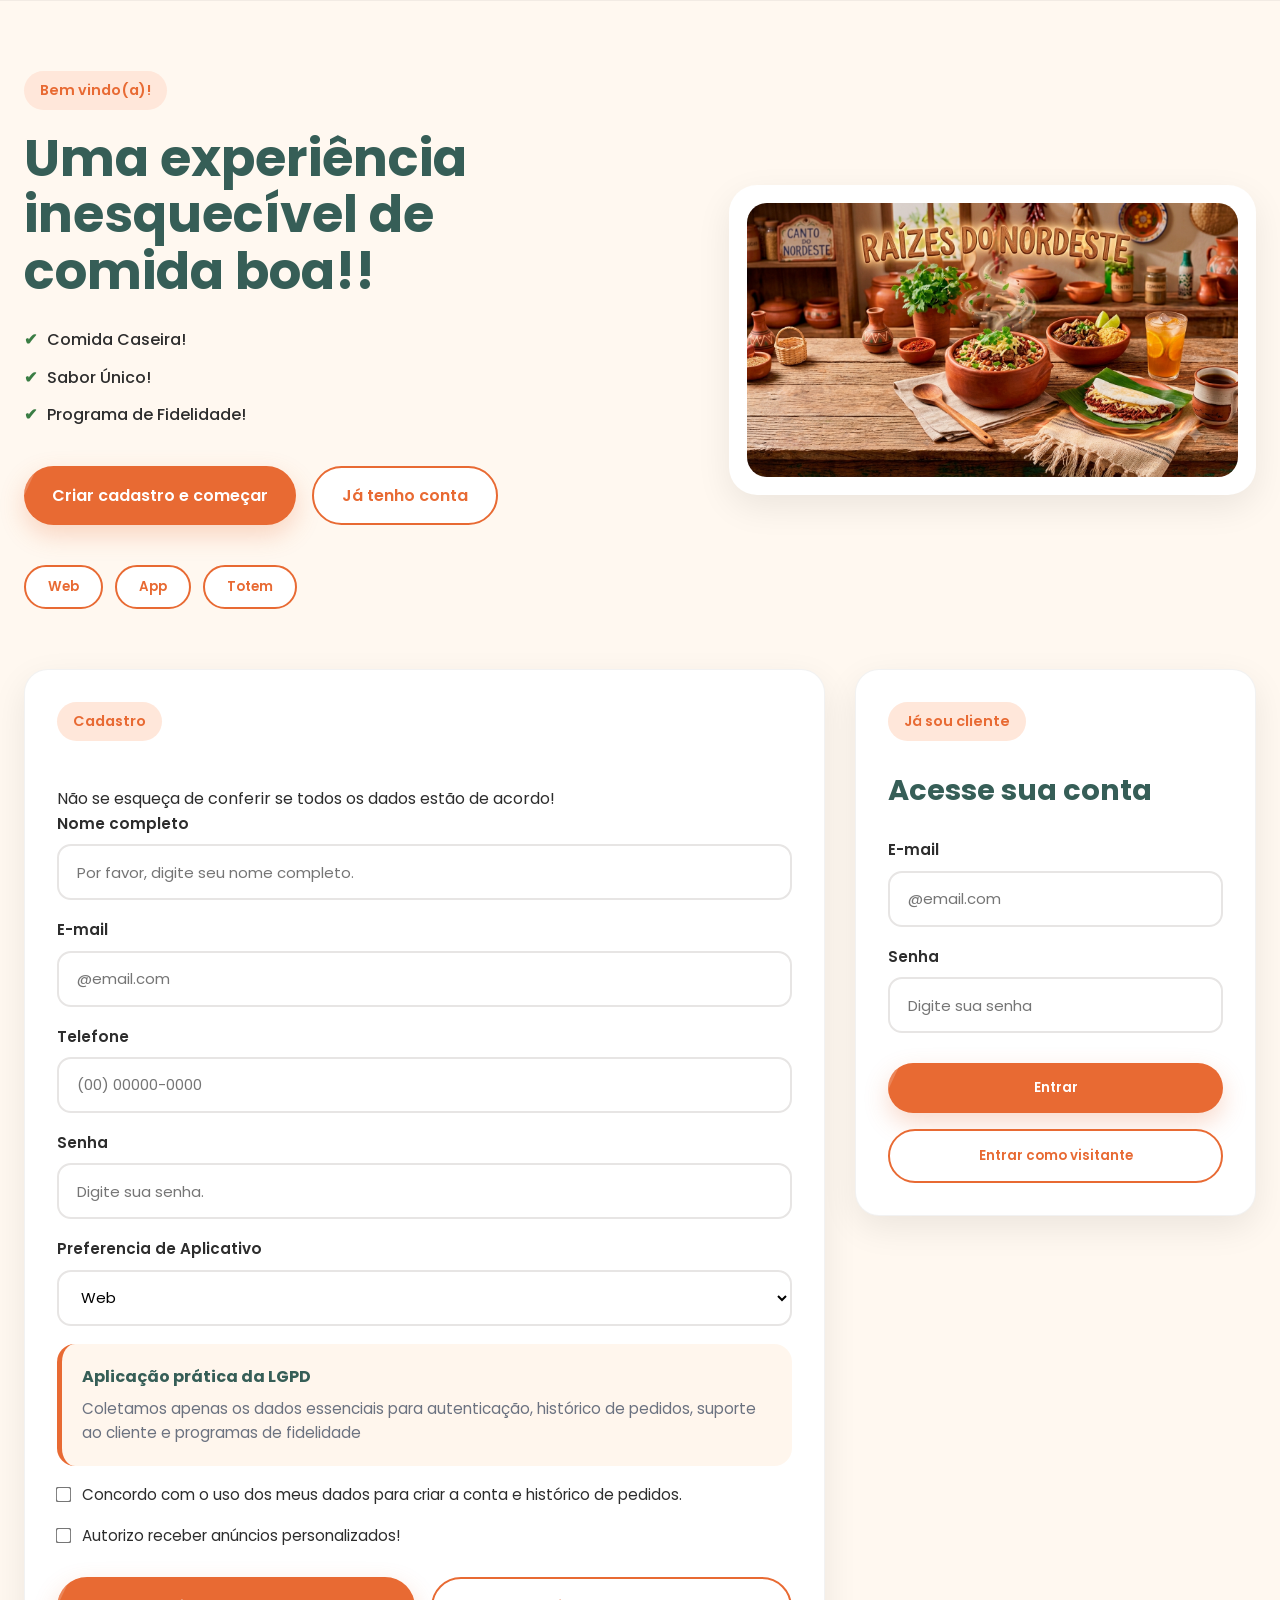
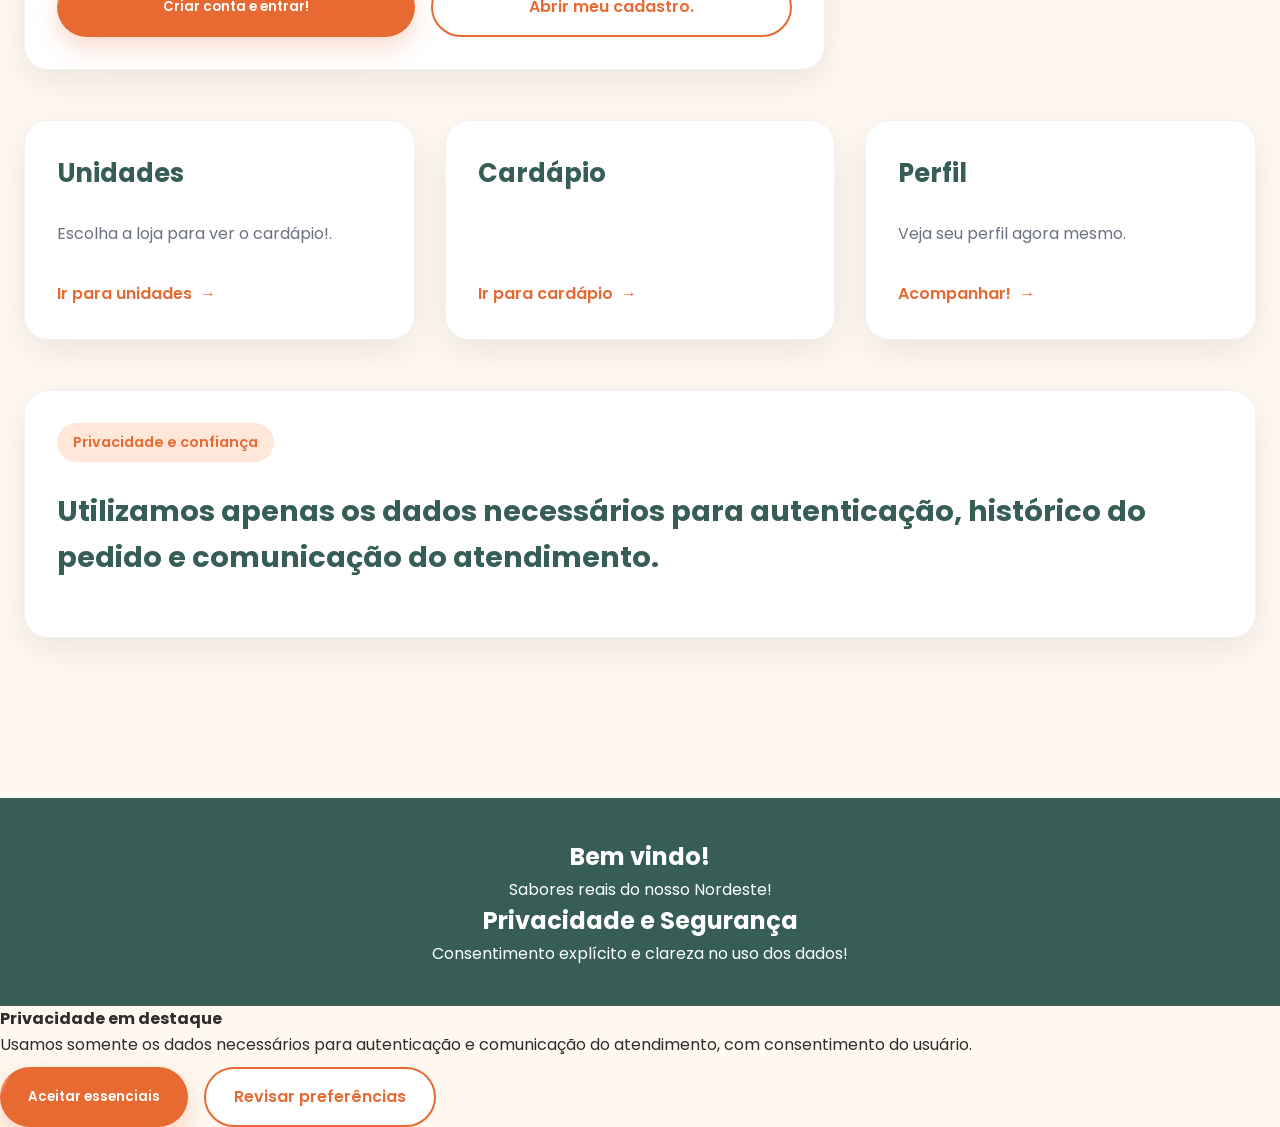
<file: index.html>
<!DOCTYPE html>
<html lang="pt-BR">

<head>
  <meta charset="UTF-8" />
  <meta name="viewport" content="width=device-width, initial-scale=1.0" />
  <meta name="description"
    content="Plataforma da Raízes do Nordeste com boas-vindas, LGPD aplicada, cardápio, pedido e fidelidade!" />
  <meta name="theme-color" content="#365e57" />
  <title>Raízes do Nordeste | Início</title>
  <link rel="stylesheet" href="css/style.css" />
</head>

<body data-page="home">
  <header data-app-header></header>

  <main id="main-content" class="page page-home">
    <section class="hero hero-home">
      <div class="hero-layout">
        <div class="hero-content">
          <div>
            <div class="eyebrow">Bem vindo(a)!</div>
            <h1>Uma experiência inesquecível de comida boa!!</h1>
          </div>

          <ul class="feature-list">
            <li>Comida Caseira!</li>
            <li>Sabor Único!</li>
            <li>Programa de Fidelidade!</li>
          </ul>
          <div class="button-row">
            <a class="button button-primary" href="#welcome-register-form">Criar cadastro e começar</a>
            <a class="button button-secondary" href="#login-form">Já tenho conta</a>
          </div>
          <div class="chip-row" aria-label="Selecione o canal de atendimento preferido">
            <button class="chip is-interactive" type="button" data-set-channel="web">Web</button>
            <button class="chip is-interactive" type="button" data-set-channel="app">App</button>
            <button class="chip is-interactive" type="button" data-set-channel="totem">Totem</button>
          </div>
        </div>

        <aside class="hero-highlight">
          <figure class="hero-brand-visual">
            <img src="assets/img/raizesdonordeste.png" alt="Pratos Fiéis às Raízes do Nordeste"
              width="1536" height="1024" loading="eager" decoding="async" fetchpriority="high" />
          </figure>
          <div>
        </aside>
      </div>
    </section>

    <section class="grid grid-two onboarding-grid">
      <article class="panel panel-accent">
        <div class="section-heading">
          <div>
            <p class="eyebrow">Cadastro</p>
          </div>
        </div>
        <p>
          Não se esqueça de conferir se todos os dados estão de acordo!
        </p>
        <form id="welcome-register-form" class="form-grid form-large" data-register-form
          data-consent-source="boas-vindas">
          <label class="field">
            <span>Nome completo</span>
            <input type="text" name="name" autocomplete="name" placeholder="Por favor, digite seu nome completo." required />
          </label>
          <label class="field">
            <span>E-mail</span>
            <input type="email" name="email" autocomplete="email" inputmode="email" placeholder="@email.com"
              required />
          </label>
          <label class="field">
            <span>Telefone</span>
            <input type="tel" name="phone" autocomplete="tel" inputmode="tel" placeholder="(00) 00000-0000" required />
          </label>
          <label class="field">
            <span>Senha</span>
            <input type="password" name="password" autocomplete="new-password" minlength="6"
              placeholder="Digite sua senha." required />
          </label>
          <label class="field">
            <span>Preferencia de Aplicativo</span>
            <select name="preferredChannel" required>
              <option value="web">Web</option>
              <option value="app">App</option>
              <option value="totem">Totem</option>
            </select>
          </label>

          <div class="notice inline-note">
            <strong>Aplicação prática da LGPD</strong>
            <p>Coletamos apenas os dados essenciais para autenticação, histórico de pedidos, suporte ao cliente e programas de fidelidade</p>
          </div>
          <label class="checkbox-field">
            <input type="checkbox" name="consent" required />
            <span>Concordo com o uso dos meus dados para criar a conta e histórico de pedidos.</span>
          </label>
          <label class="checkbox-field">
            <input type="checkbox" name="marketing" />
            <span>Autorizo receber anúncios personalizados!</span>
          </label>
          <div class="form-actions">
            <button class="button button-primary" type="submit">Criar conta e entrar!</button>
            <a class="button button-secondary" href="cadastro.html">Abrir meu cadastro.</a>
          </div>
        </form>
      </article>

      <aside class="stack-grid">
        <section class="panel">
          <div class="section-heading">
            <div>
              <p class="eyebrow">Já sou cliente</p>
              <h2>Acesse sua conta</h2>
            </div>
          </div>
          <form id="login-form" class="form-grid" data-login-form>
            <label class="field">
              <span>E-mail</span>
              <input type="email" name="email" autocomplete="email" inputmode="email" placeholder="@email.com"
                required />
            </label>
            <label class="field">
              <span>Senha</span>
              <input type="password" name="password" autocomplete="current-password" placeholder="Digite sua senha"
                required />
            </label>
            <div class="form-actions">
              <button class="button button-primary" type="submit">Entrar</button>
              <button class="button button-secondary" id="guest-access" type="button">Entrar como visitante</button>
            </div>
          </form>
        </section>

      </aside>
    </section>

    <section class="grid grid-three">
      <article class="panel shortcut-card">
        <h2>Unidades</h2>
        <p>Escolha a loja para ver o cardápio!.</p>
        <a class="text-link" href="unidades.html">Ir para unidades</a>
      </article>
      <article class="panel shortcut-card">
        <h2>Cardápio</h2>
        <a class="text-link" href="cardapio.html">Ir para cardápio</a>
      </article>
      <article class="panel shortcut-card">
        <h2>Perfil</h2>
        <p>Veja seu perfil agora mesmo.</p>
        <a class="text-link" href="admin.html">Acompanhar!</a>
      </article>
    </section>

        <section class="panel" id="home-lgpd">
          <div class="section-heading">
            <div>
              <p class="eyebrow">Privacidade e confiança</p>
              <h2>Utilizamos apenas os dados necessários para autenticação, histórico do pedido e comunicação do atendimento.</h2>
            </div>
          </div>

        </section>
      </aside>
    </section>

  </main>

  <footer data-app-footer></footer>

  <script src="js/mock.js"></script>
  <script src="js/app.js"></script>
  <script src="js/auth.js"></script>
</body>

</html>
</file>
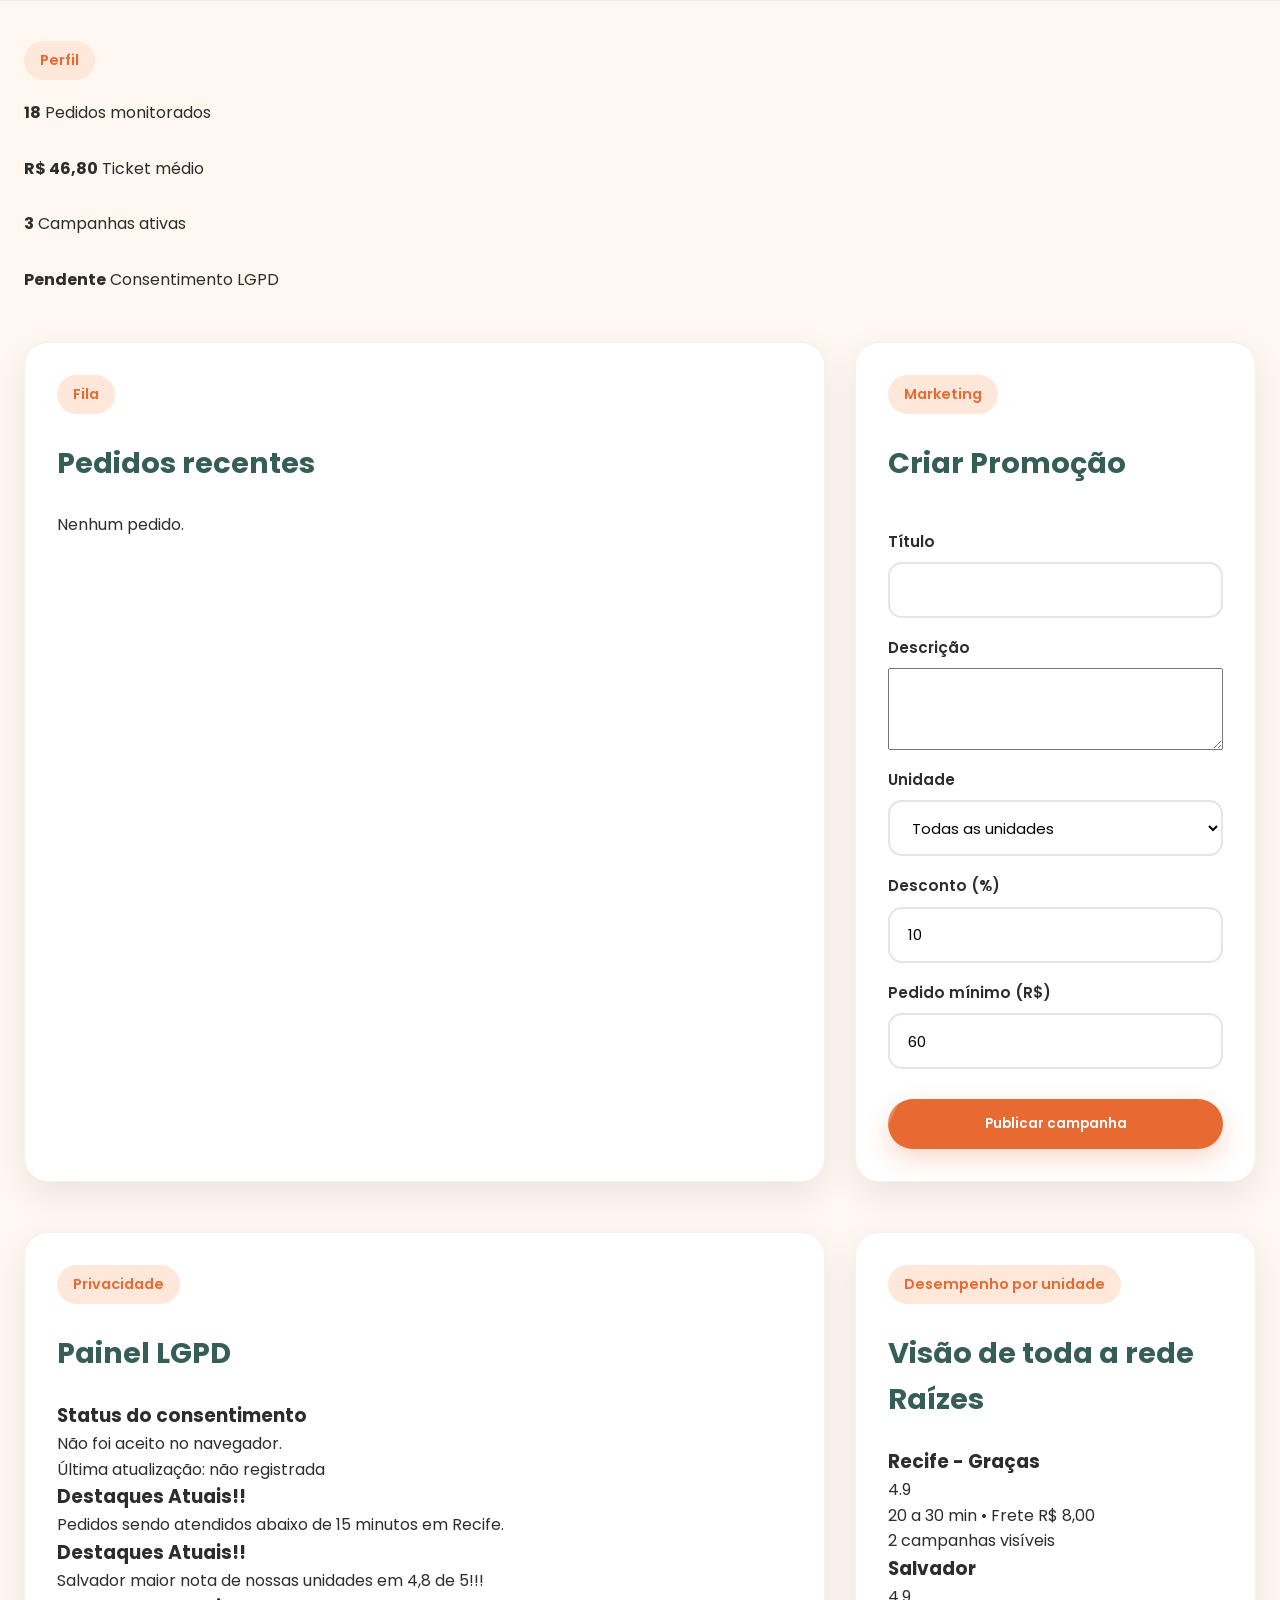
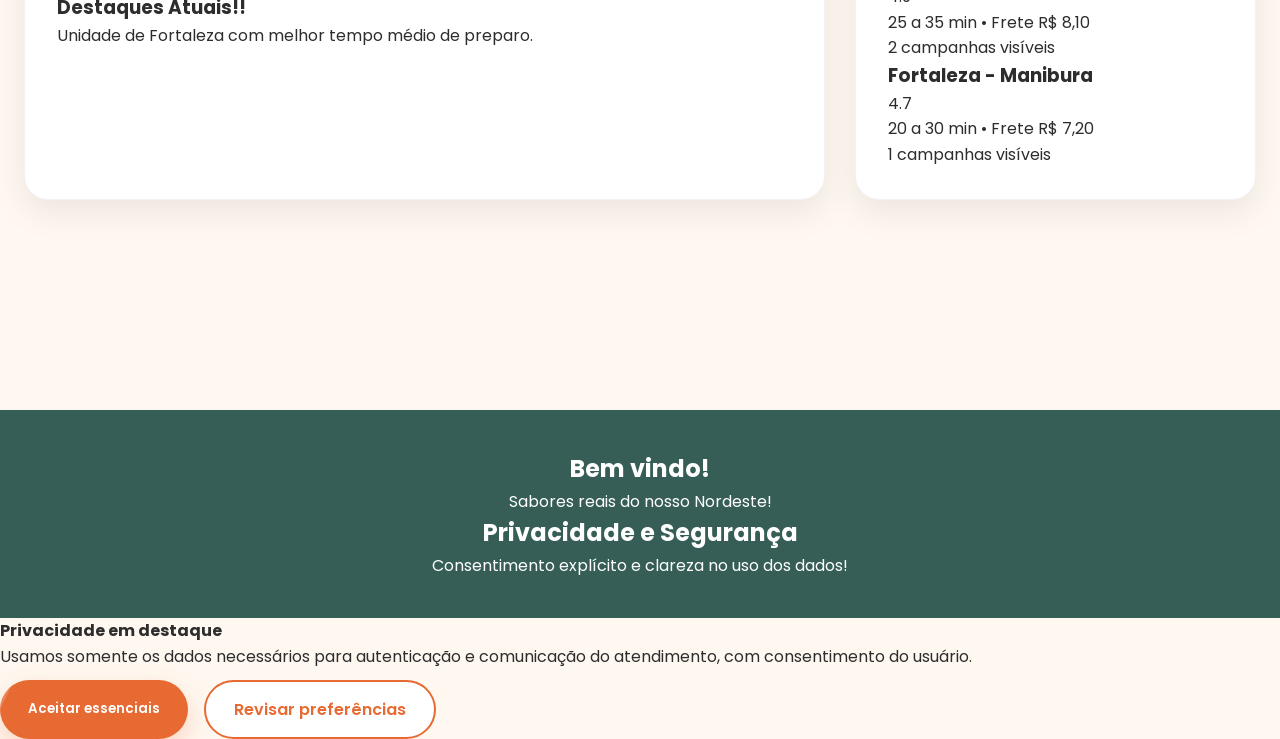
<file: admin.html>
<!DOCTYPE html>
<html lang="pt-BR">
<head>
  <meta charset="UTF-8" />
  <meta name="viewport" content="width=device-width, initial-scale=1.0" />
  <meta name="description" content="Perfil." />
  <meta name="theme-color" content="#365e57" />
  <title>Raízes do Nordeste | Adm.</title>
  <link rel="stylesheet" href="css/style.css" />
</head>
<body data-page="acompanhar">
  <header data-app-header></header>

  <main id="main-content" class="page">
    <section class="section-header">
      <p class="eyebrow">Perfil</p>
    </section>

    <section id="admin-stats" class="grid grid-four"></section>

    <section class="grid grid-two">
      <article id="admin-orders" class="panel"></article>

      <form id="campaign-form" class="panel form-grid">
        <div class="section-heading">
          <div>
            <p class="eyebrow">Marketing</p>
            <h2>Criar Promoção</h2>
          </div>
        </div>
        <label class="field">
          <span>Título</span>
          <input type="text" name="title" autocomplete="off" required />
        </label>
        <label class="field">
          <span>Descrição</span>
          <textarea name="description" rows="4" required></textarea>
        </label>
        <label class="field">
          <span>Unidade</span>
          <select name="unitId">
            <option value="all">Todas as unidades</option>
          </select>
        </label>
        <label class="field">
          <span>Desconto (%)</span>
          <input type="number" name="discountRate" min="0" max="25" inputmode="decimal" value="10" required />
        </label>
        <label class="field">
          <span>Pedido mínimo (R$)</span>
          <input type="number" name="minimumOrder" min="0" inputmode="decimal" value="60" required />
        </label>
        <div class="form-actions">
          <button class="button button-primary" type="submit">Publicar campanha</button>
        </div>
      </form>
    </section>

    <section class="grid grid-two">
      <article id="privacy-panel" class="panel"></article>
      <aside id="admin-units" class="panel"></aside>
    </section>
  </main>

  <footer data-app-footer></footer>

  <script src="js/mock.js"></script>
  <script src="js/app.js"></script>
  <script src="js/admin.js"></script>
</body>
</html>
</file>
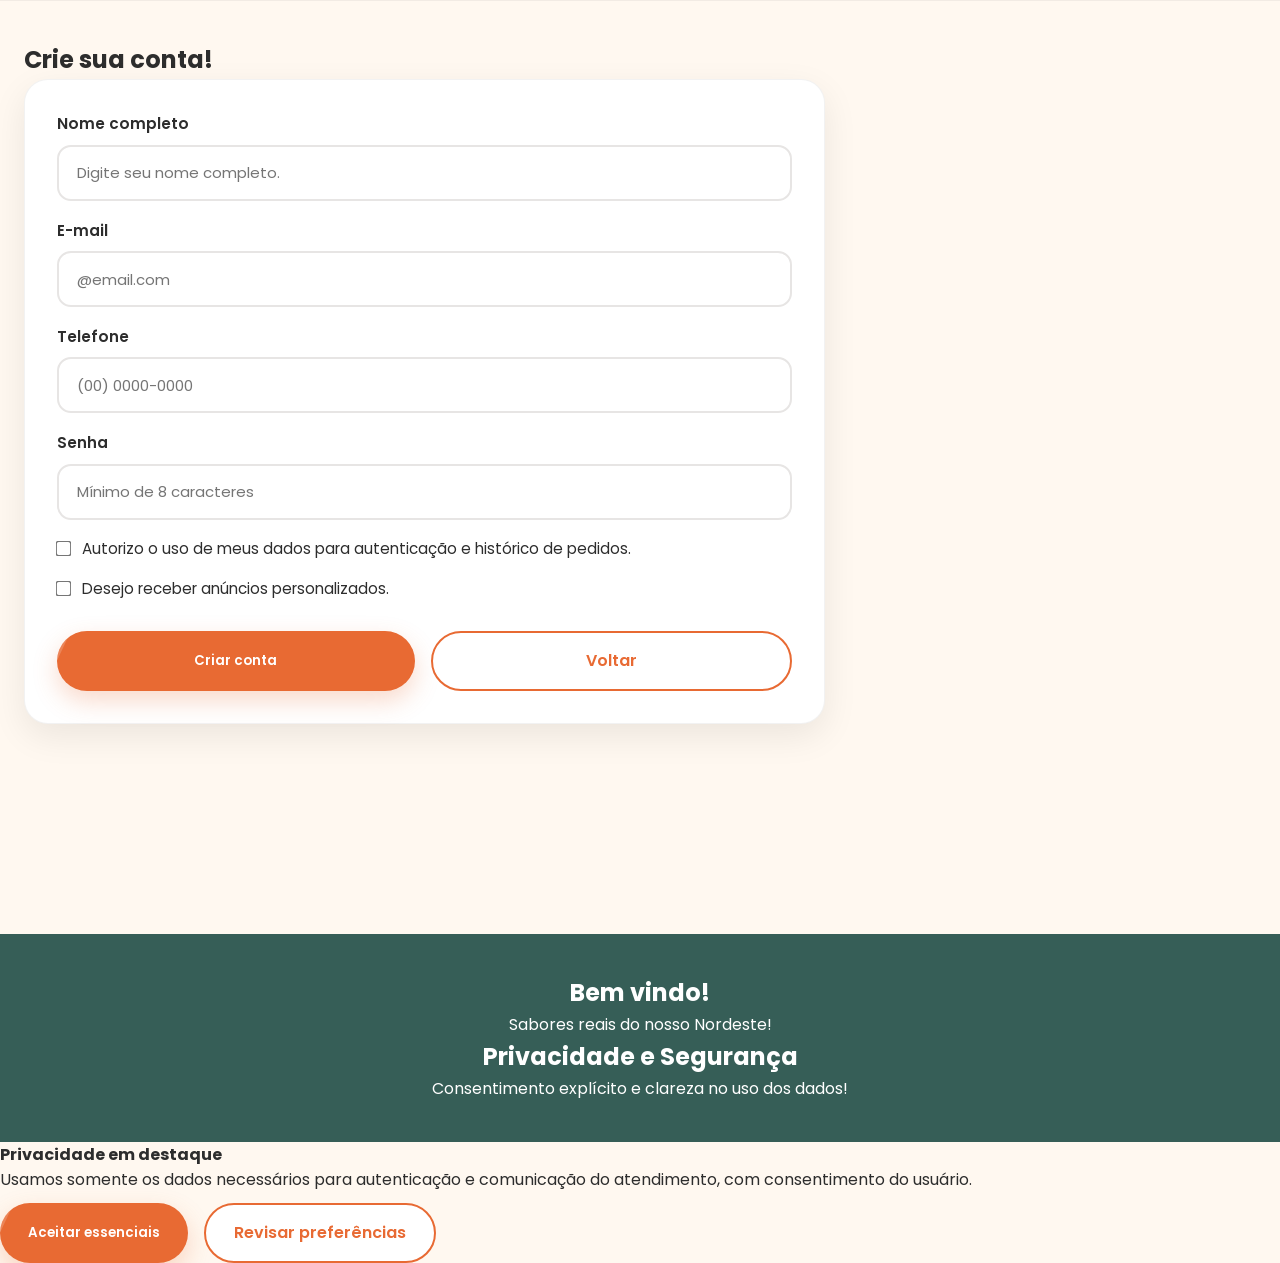
<file: cadastro.html>
<!DOCTYPE html>
<html lang="pt-BR">
<head>
  <meta charset="UTF-8" />
  <meta name="viewport" content="width=device-width, initial-scale=1.0" />
  <meta name="description" content="Cadastro do cliente com consentimento, preferências de atendimento e foco em transparência no uso de dados." />
  <meta name="theme-color" content="#365e57" />
  <title>Raízes do Nordeste | Cadastro</title>
  <link rel="stylesheet" href="css/style.css" />
</head>
<body data-page="cadastro">
  <header data-app-header></header>

  <main id="main-content" class="page">
    <section class="section-header">
      <h1>Crie sua conta!</h1>
    </section>

    <section class="grid grid-two">
      <form id="register-form" class="panel form-grid form-large" data-register-form data-consent-source="cadastro">
        <label class="field">
          <span>Nome completo</span>
          <input type="text" name="name" autocomplete="name" placeholder="Digite seu nome completo." required />
        </label>
        <label class="field">
          <span>E-mail</span>
          <input type="email" name="email" autocomplete="email" inputmode="email" placeholder="@email.com" required />
        </label>
        <label class="field">
          <span>Telefone</span>
          <input type="tel" name="phone" autocomplete="tel" inputmode="tel" placeholder="(00) 0000-0000" required />
        </label>
        <label class="field">
          <span>Senha</span>
          <input type="password" name="password" autocomplete="new-password" minlength="6" placeholder="Mínimo de 8 caracteres" required />
        </label>
        <label class="checkbox-field">
          <input type="checkbox" name="consent" required />
          <span>Autorizo o uso de meus dados para autenticação e histórico de pedidos.</span>
        </label>
        <label class="checkbox-field">
          <input type="checkbox" name="marketing" />
          <span>Desejo receber anúncios personalizados.</span>
        </label>
        <div class="form-actions">
          <button class="button button-primary" type="submit">Criar conta</button>
          <a class="button button-secondary" href="index.html">Voltar</a>
        </div>
      </form>
    </section>
  </main>

  <footer data-app-footer></footer>

  <script src="js/mock.js"></script>
  <script src="js/app.js"></script>
  <script src="js/auth.js"></script>
</body>
</html>
</file>
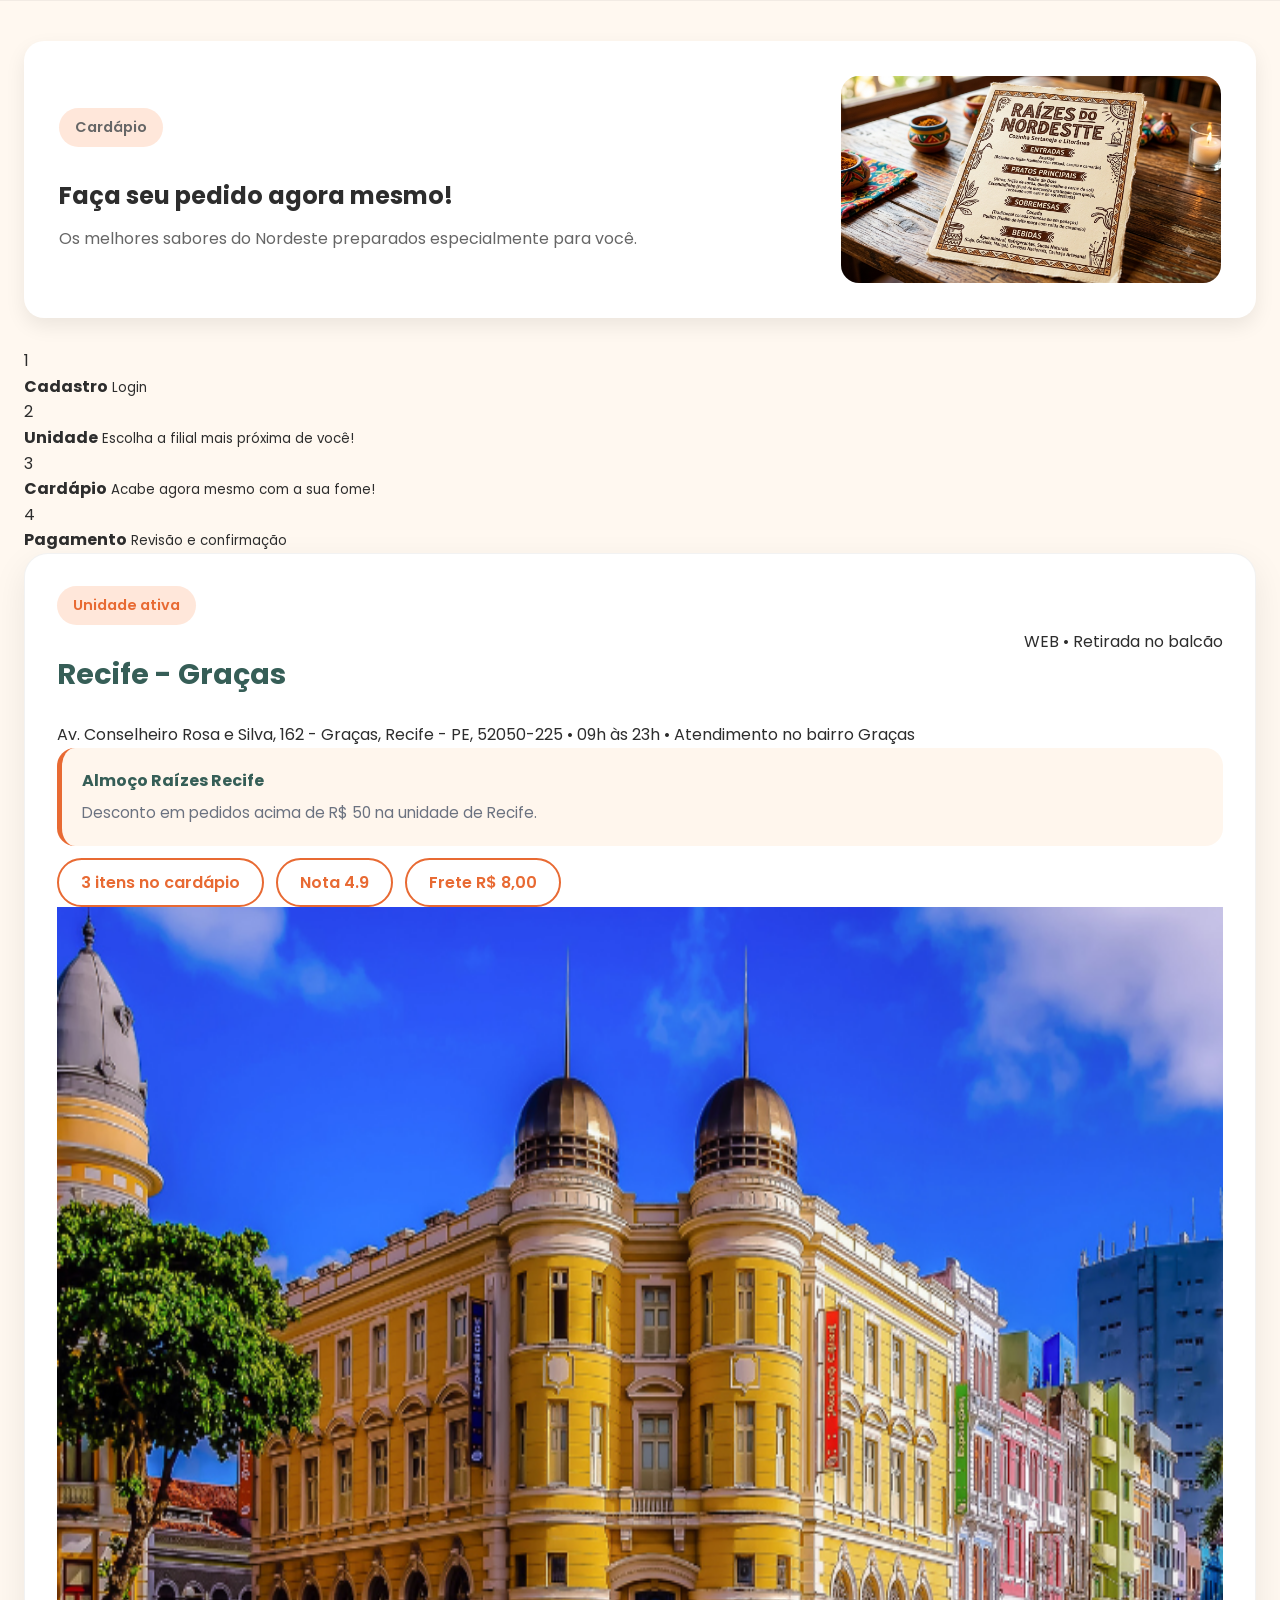
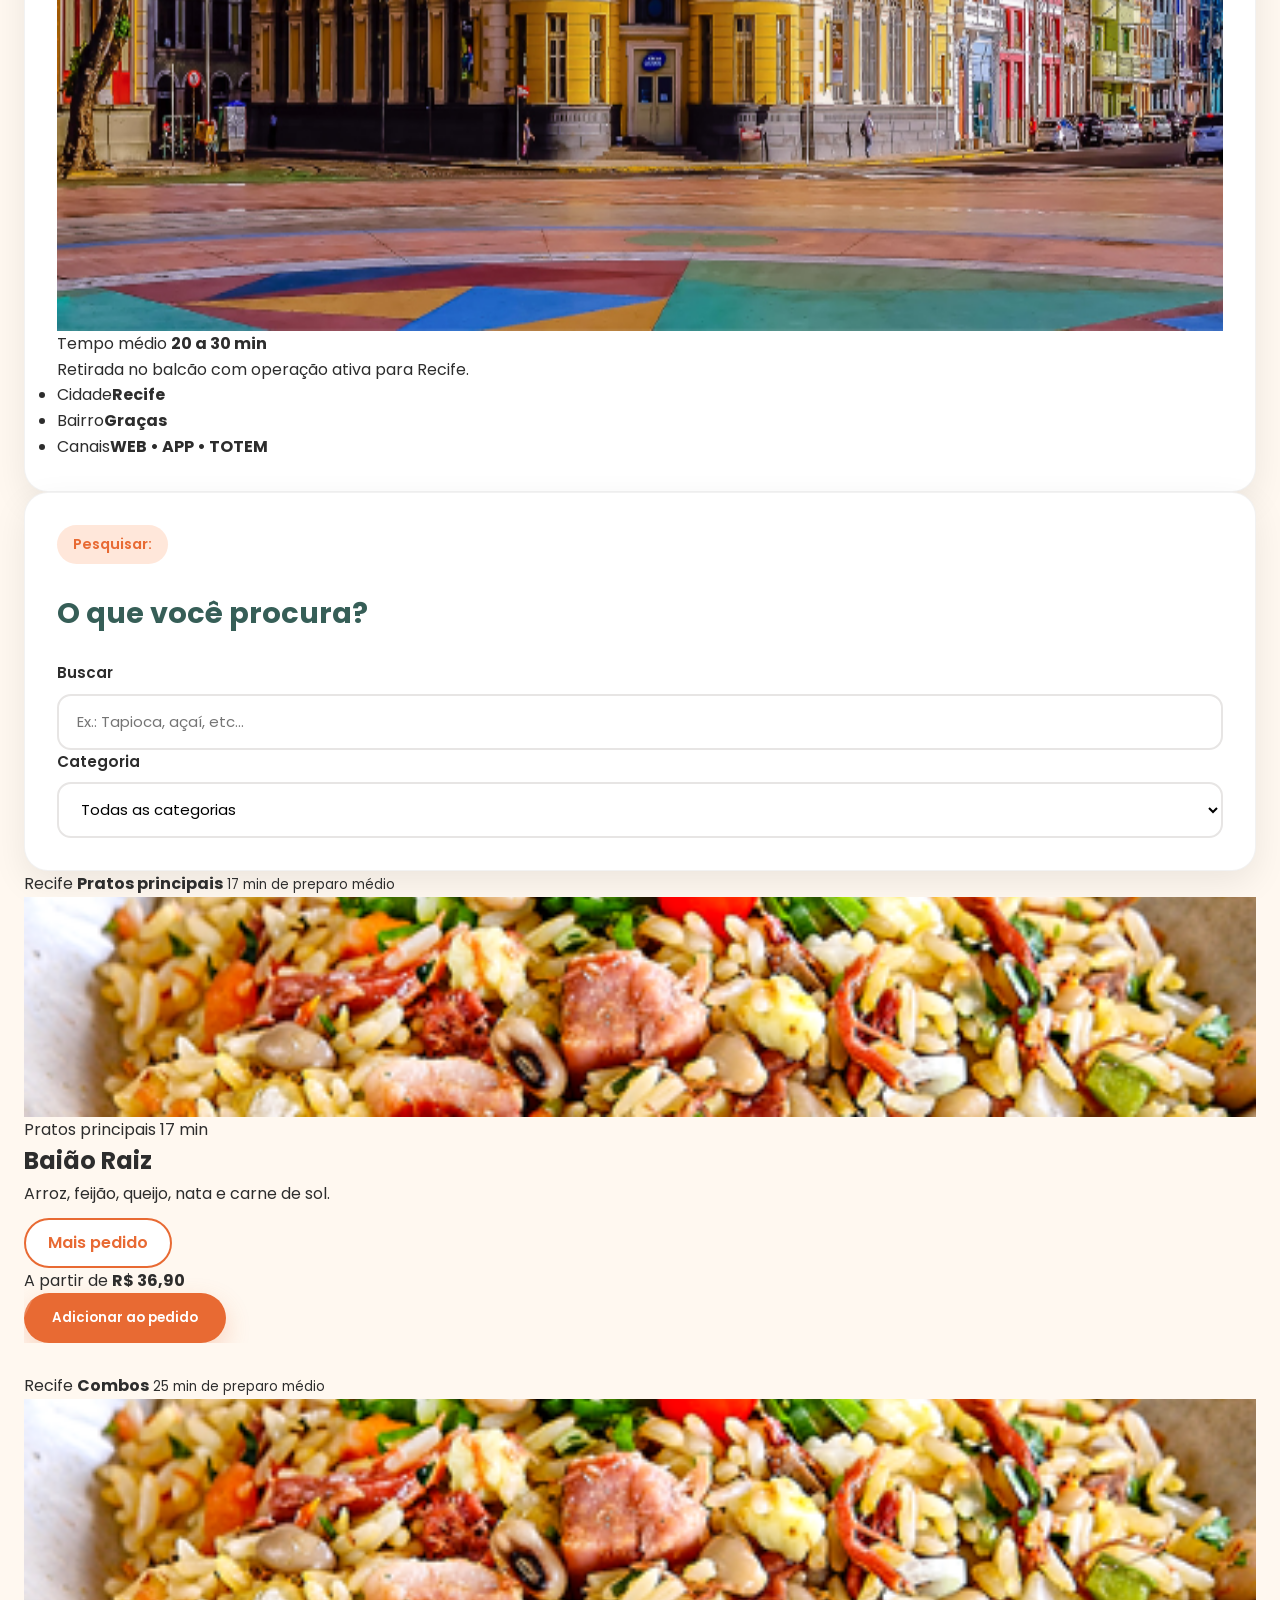
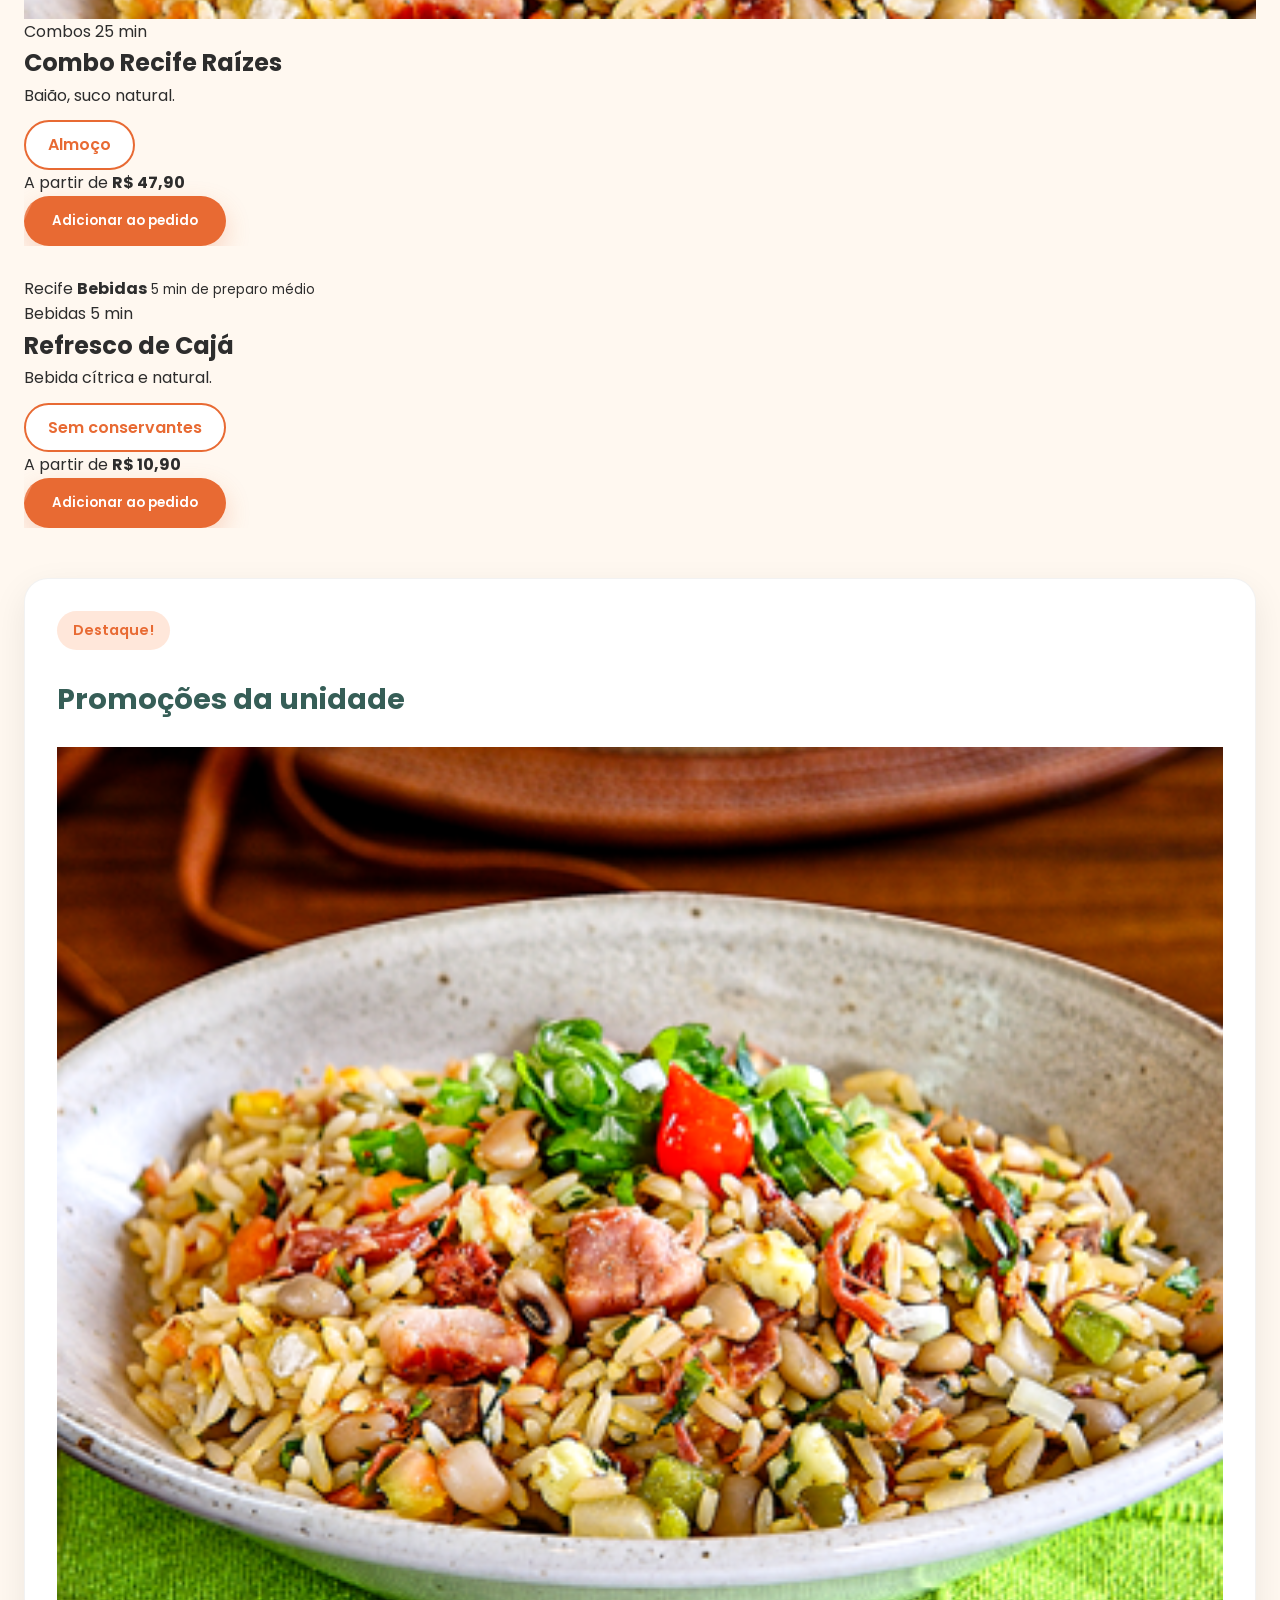
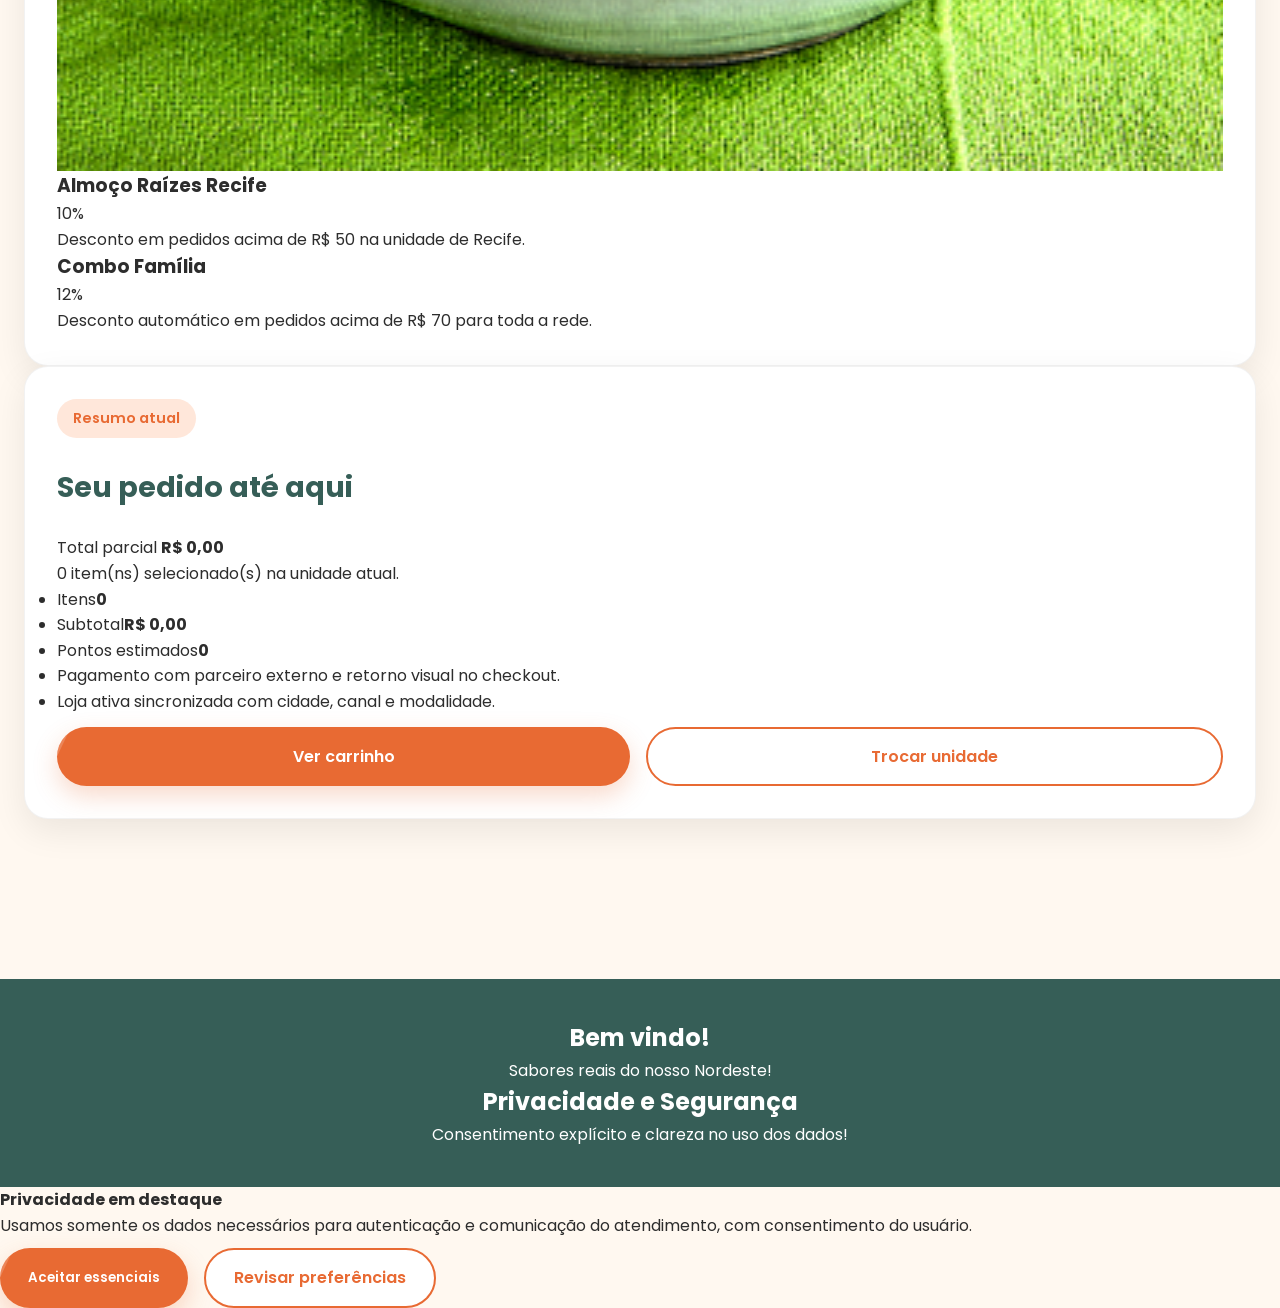
<file: cardapio.html>
<!DOCTYPE html>
<html lang="pt-BR">
<head>
  <meta charset="UTF-8" />
  <meta name="viewport" content="width=device-width, initial-scale=1.0" />
  <meta name="description" content="Cardápio dinâmico por unidade com filtros, campanhas e acesso rápido ao carrinho." />
  <meta name="theme-color" content="#365e57" />
  <title>Raízes do Nordeste | Cardápio</title>
  <link rel="stylesheet" href="css/style.css" />
</head>
<body data-page="cardapio">
  <header data-app-header></header>

  <main id="main-content" class="page">
<section class="section-header cardapio-banner">

  <div class="banner-texto">
    <p class="eyebrow">Cardápio</p>
    <h1>Faça seu pedido agora mesmo!</h1>
    <p>Os melhores sabores do Nordeste preparados especialmente para você.</p>
  </div>

  <img
    src="assets/img/cardapio-banner.png"
    alt="Pratos da culinária nordestina">

</section>

    <section class="page-progress" aria-label="Etapas do pedido">
      <article class="progress-step is-complete">
        <span>1</span>
        <div>
          <strong>Cadastro</strong>
          <small>Login</small>
        </div>
      </article>
      <article class="progress-step is-complete">
        <span>2</span>
        <div>
          <strong>Unidade</strong>
          <small>Escolha a filial mais próxima de você!</small>
        </div>
      </article>
      <article class="progress-step is-active">
        <span>3</span>
        <div>
          <strong>Cardápio</strong>
          <small>Acabe agora mesmo com a sua fome!</small>
        </div>
      </article>
      <article class="progress-step">
        <span>4</span>
        <div>
          <strong>Pagamento</strong>
          <small>Revisão e confirmação</small>
        </div>
      </article>
    </section>

    <section id="menu-unit-hero" class="panel"></section>

    <section class="panel">
      <div class="section-heading">
        <div>
          <p class="eyebrow">Pesquisar:</p>
          <h2>O que você procura?</h2>
        </div>
      </div>
      <div class="filters">
        <label class="field">
          <span>Buscar</span>
          <input id="menu-search" type="search" inputmode="search" placeholder="Ex.: Tapioca, açaí, etc..." />
        </label>
        <label class="field">
          <span>Categoria</span>
          <select id="menu-category">
            <option value="all">Todas as categorias</option>
          </select>
        </label>
      </div>
    </section>

    <section class="commerce-layout">
      <div class="content-stack">
        <section id="menu-list" class="grid menu-grid"></section>
      </div>
      <aside class="sidebar-stack">
        <article id="menu-campaigns" class="panel"></article>
        <aside id="menu-cart-cta" class="panel"></aside>
      </aside>
    </section>
  </main>

  <footer data-app-footer></footer>

  <script src="js/mock.js"></script>
  <script src="js/app.js"></script>
  <script src="js/cardapio.js"></script>
</body>
</html>
</file>
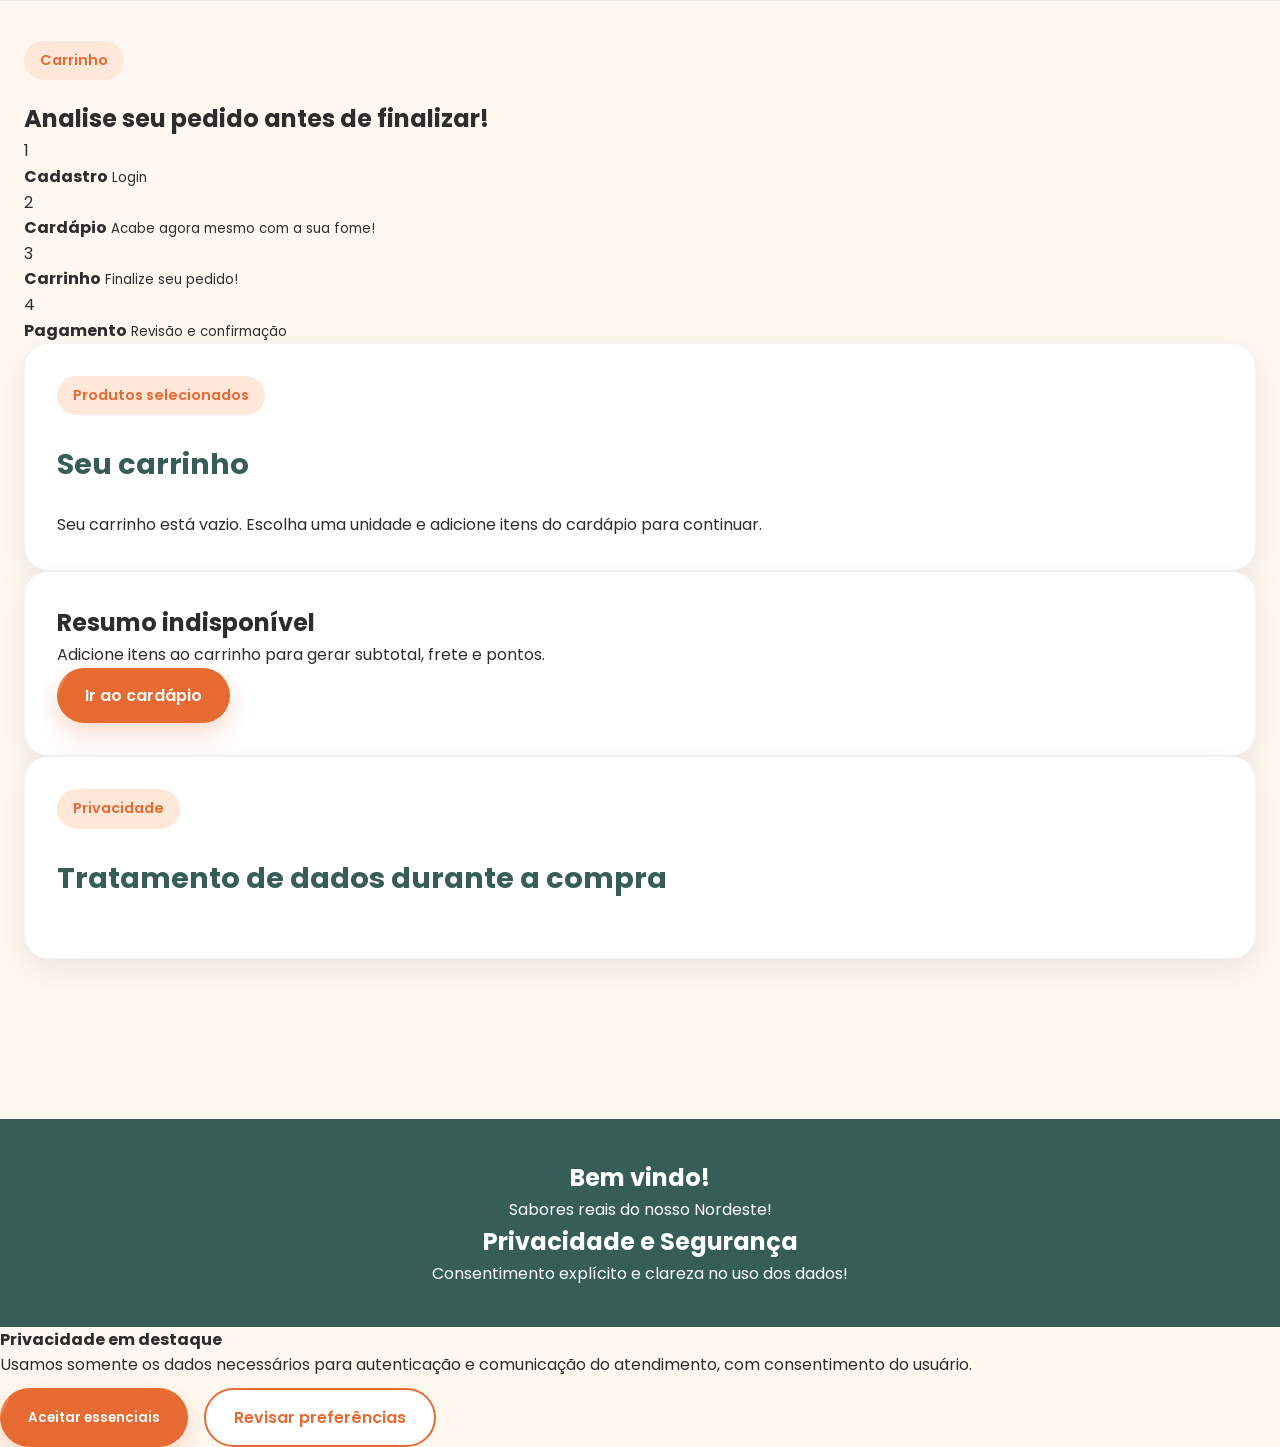
<file: carrinho.html>
<!DOCTYPE html>
<html lang="pt-BR">
<head>
  <meta charset="UTF-8" />
  <meta name="viewport" content="width=device-width, initial-scale=1.0" />
  <meta name="description" content="Revisão do carrinho com totais, frete, descontos, pontos e detalhes de privacidade da compra." />
  <meta name="theme-color" content="#365e57" />
  <title>Raízes do Nordeste | Carrinho</title>
  <link rel="stylesheet" href="css/style.css" />
</head>
<body data-page="carrinho">
  <header data-app-header></header>

  <main id="main-content" class="page">
    <section class="section-header">
      <p class="eyebrow">Carrinho</p>
      <h1>Analise seu pedido antes de finalizar!</h1>
    </section>

    <section class="page-progress" aria-label="Etapas do pedido">
      <article class="progress-step is-complete">
        <span>1</span>
        <div>
          <strong>Cadastro</strong>
          <small>Login</small>
        </div>
      </article>
      <article class="progress-step is-complete">
        <span>2</span>
        <div>
          <strong>Cardápio</strong>
          <small>Acabe agora mesmo com a sua fome!</small>
        </div>
      </article>
      <article class="progress-step is-active">
        <span>3</span>
        <div>
          <strong>Carrinho</strong>
          <small>Finalize seu pedido!</small>
        </div>
      </article>
      <article class="progress-step">
        <span>4</span>
        <div>
          <strong>Pagamento</strong>
          <small>Revisão e confirmação</small>
        </div>
      </article>
    </section>

    <section class="checkout-layout">
      <article class="panel">
        <div class="section-heading">
          <div>
            <p class="eyebrow">Produtos selecionados</p>
            <h2>Seu carrinho</h2>
          </div>
        </div>
        <div id="cart-items"></div>
      </article>
      <aside class="sidebar-stack">
        <aside id="cart-summary" class="panel"></aside>
        <section class="panel">
          <div class="section-heading">
            <div>
              <p class="eyebrow">Privacidade</p>
              <h2>Tratamento de dados durante a compra</h2>
            </div>
          </div>
        </section>
      </aside>
    </section>
  </main>

  <footer data-app-footer></footer>

  <script src="js/mock.js"></script>
  <script src="js/app.js"></script>
  <script src="js/carrinho.js"></script>
</body>
</html>
</file>
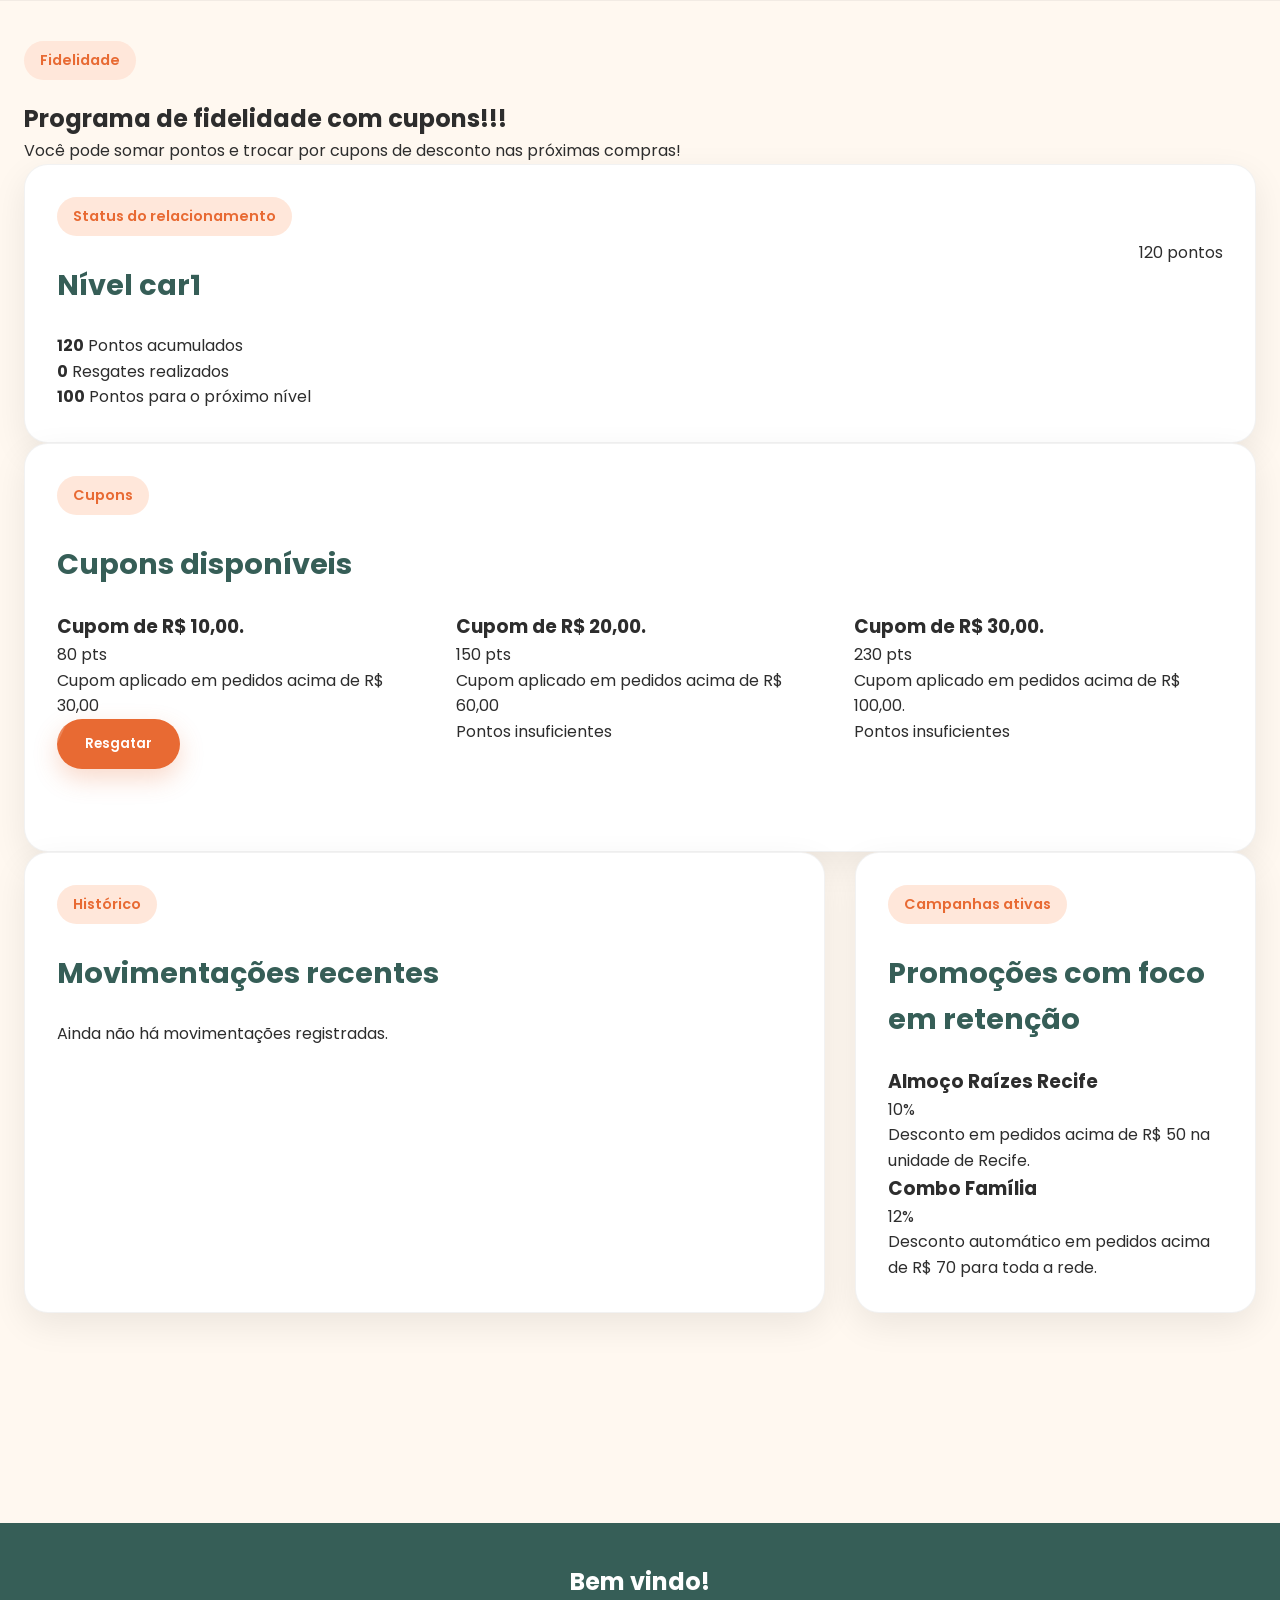
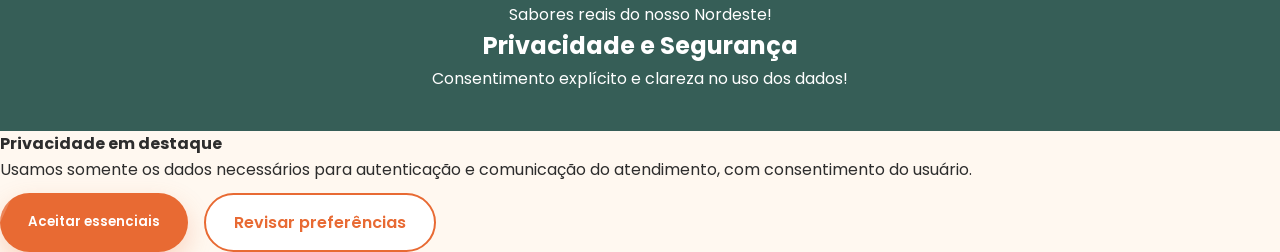
<file: fidelidade.html>
<!DOCTYPE html>
<html lang="pt-BR">
<head>
  <meta charset="UTF-8" />
  <meta name="viewport" content="width=device-width, initial-scale=1.0" />
  <meta name="description" content="Programa de fidelidade com pontos, recompensas, campanhas e histórico de relacionamento." />
  <meta name="theme-color" content="#365e57" />
  <title>Raízes do Nordeste | Fidelidade</title>
  <link rel="stylesheet" href="css/style.css" />
</head>
<body data-page="fidelidade">
  <header data-app-header></header>

  <main id="main-content" class="page">
    <section class="section-header">
      <p class="eyebrow">Fidelidade</p>
      <h1>Programa de fidelidade com cupons!!!</h1>
      <p>
        Você pode somar pontos e trocar por cupons de desconto nas próximas compras!
      </p>
    </section>

    <section id="loyalty-overview" class="panel"></section>

    <section class="panel">
      <div class="section-heading">
        <div>
          <p class="eyebrow">Cupons</p>
          <h2>Cupons disponíveis</h2>
        </div>
      </div>
      <div id="rewards-grid" class="grid grid-three"></div>
    </section>

    <section class="grid grid-two">
      <article id="loyalty-history" class="panel"></article>
      <aside id="loyalty-campaigns" class="panel"></aside>
    </section>
  </main>

  <footer data-app-footer></footer>

  <script src="js/mock.js"></script>
  <script src="js/app.js"></script>
  <script src="js/fidelidade.js"></script>
</body>
</html>
</file>
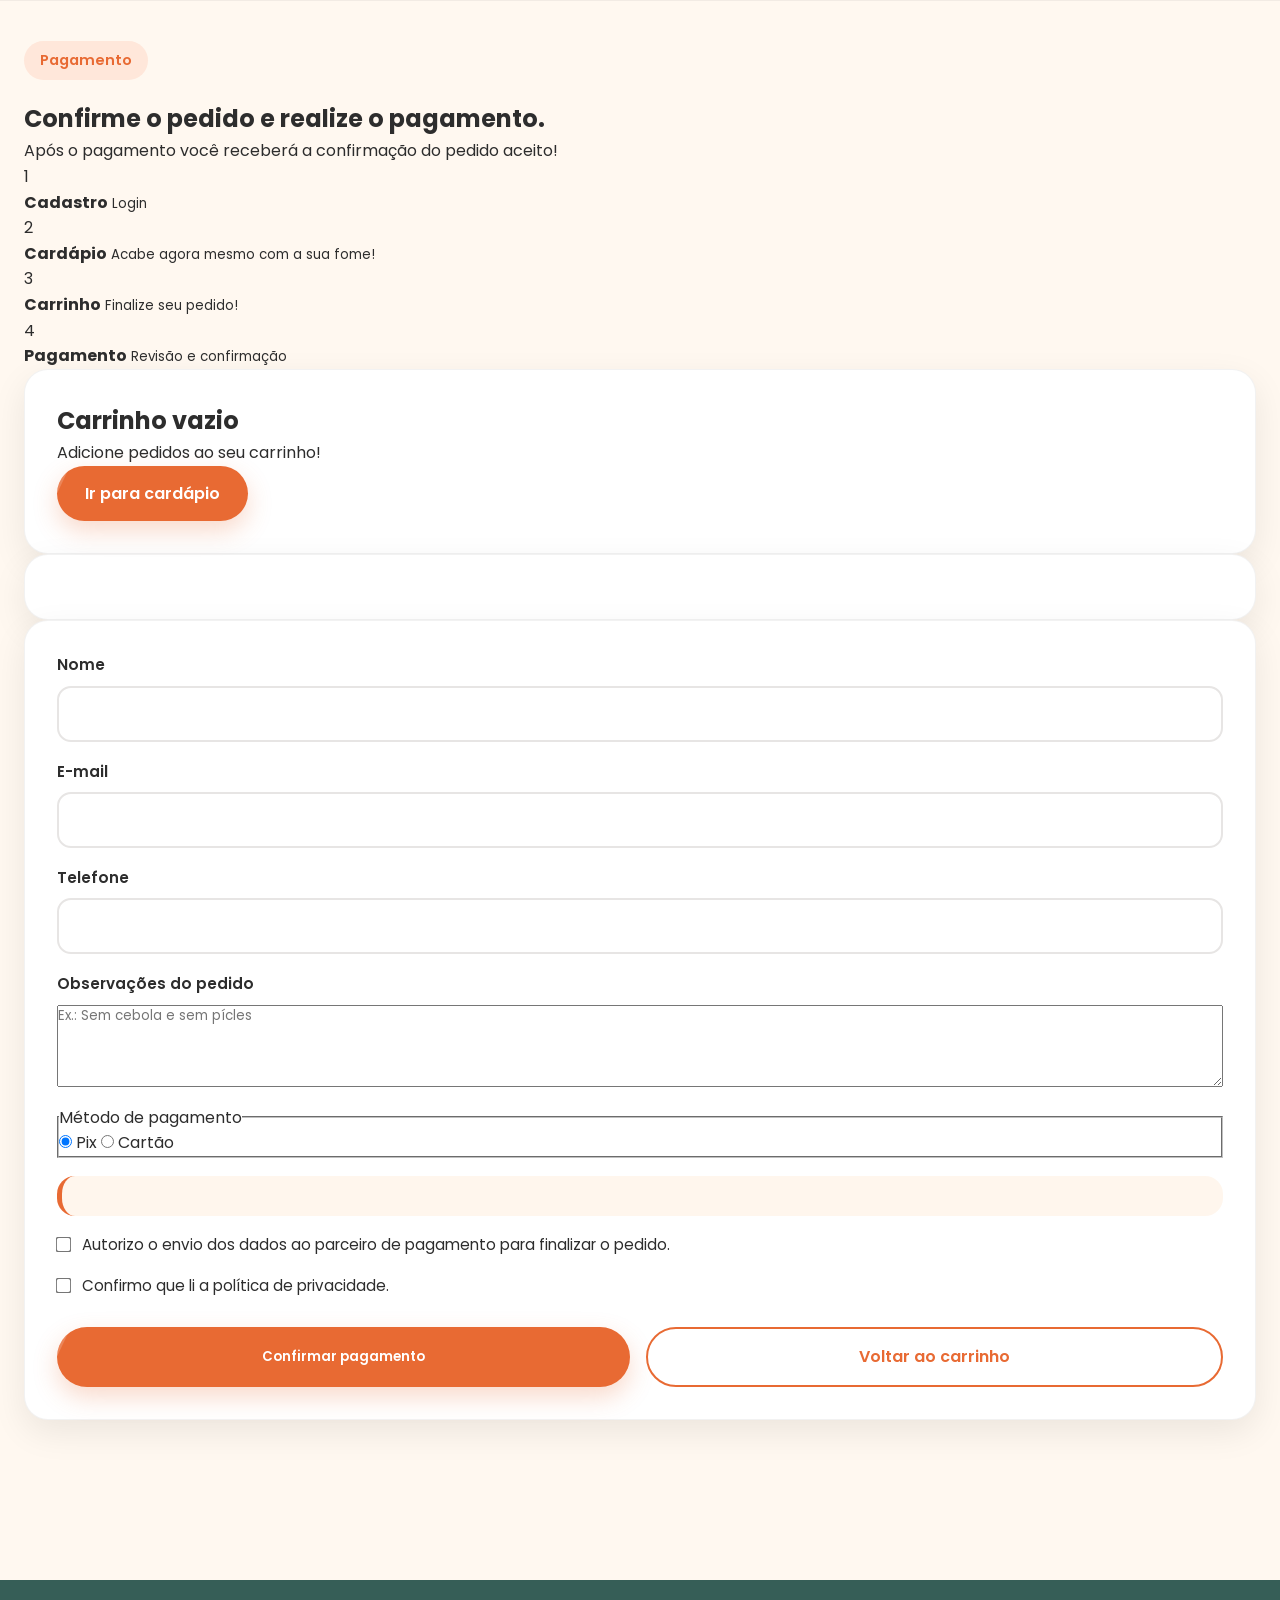
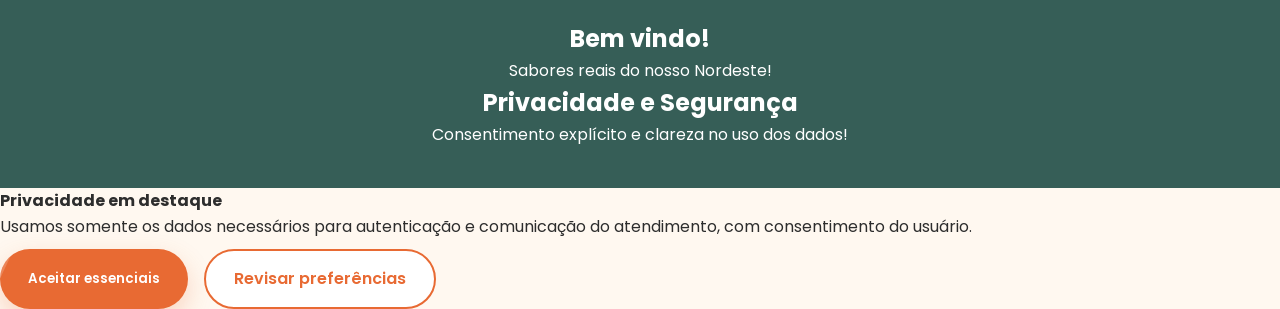
<file: pagamento.html>
<!DOCTYPE html>
<html lang="pt-BR">
<head>
  <meta charset="UTF-8" />
  <meta name="viewport" content="width=device-width, initial-scale=1.0" />
  <meta name="description" content="Confirmação do pedido com resumo da cobrança e retorno visual de um gateway externo simulado." />
  <meta name="theme-color" content="#365e57" />
  <title>Raízes do Nordeste | Pagamento</title>
  <link rel="stylesheet" href="css/style.css" />
</head>
<body data-page="pagamento">
  <header data-app-header></header>

  <main id="main-content" class="page">
    <section class="section-header">
      <p class="eyebrow">Pagamento</p>
      <h1>Confirme o pedido e realize o pagamento.</h1>
      <p>
        Após o pagamento você receberá a confirmação do pedido aceito!
      </p>
    </section>

    <section class="page-progress" aria-label="Etapas do pedido">
      <article class="progress-step is-complete">
        <span>1</span>
        <div>
          <strong>Cadastro</strong>
          <small>Login</small>
        </div>
      </article>
      <article class="progress-step is-complete">
        <span>2</span>
        <div>
          <strong>Cardápio</strong>
          <small>Acabe agora mesmo com a sua fome!</small>
        </div>
      </article>
      <article class="progress-step is-complete">
        <span>3</span>
        <div>
          <strong>Carrinho</strong>
          <small>Finalize seu pedido!</small>
        </div>
      </article>
      <article class="progress-step is-active">
        <span>4</span>
        <div>
          <strong>Pagamento</strong>
          <small>Revisão e confirmação</small>
        </div>
      </article>
    </section>

    <div id="payment-empty" class="panel is-hidden">
      <h2>Carrinho vazio</h2>
      <p>Adicione pedidos ao seu carrinho!</p>
      <a class="button button-primary" href="cardapio.html">Ir para cardápio</a>
    </div>

    <section id="payment-content" class="checkout-layout">
      <article id="checkout-summary" class="panel"></article>

      <form id="payment-form" class="panel form-grid form-large">
        <label class="field">
          <span>Nome</span>
          <input type="text" name="customerName" autocomplete="name" required />
        </label>
        <label class="field">
          <span>E-mail</span>
          <input type="email" name="customerEmail" autocomplete="email" inputmode="email" required />
        </label>
        <label class="field">
          <span>Telefone</span>
          <input type="tel" name="customerPhone" autocomplete="tel" inputmode="tel" required />
        </label>
        <label class="field">
          <span>Observações do pedido</span>
          <textarea name="notes" rows="4" placeholder="Ex.: Sem cebola e sem pícles"></textarea>
        </label>

        <fieldset class="payment-methods">
          <legend>Método de pagamento</legend>
          <label class="radio-card">
            <input type="radio" name="paymentMethod" value="pix" checked />
            <span>Pix</span>
          </label>
          <label class="radio-card">
            <input type="radio" name="paymentMethod" value="cartao" />
            <span>Cartão</span>
          </label>
        </fieldset>

        <div id="gateway-preview" class="notice"></div>

        <label class="checkbox-field">
          <input type="checkbox" name="paymentConsent" required />
          <span>Autorizo o envio dos dados ao parceiro de pagamento para finalizar o pedido.</span>
        </label>
        <label class="checkbox-field">
          <input type="checkbox" name="termsConsent" required />
          <span>Confirmo que li a política de privacidade.</span>
        </label>

        <div class="form-actions">
          <button id="confirm-payment" class="button button-primary" type="submit">Confirmar pagamento</button>
          <a class="button button-secondary" href="carrinho.html">Voltar ao carrinho</a>
        </div>
      </form>
    </section>
  </main>

  <footer data-app-footer></footer>

  <script src="js/mock.js"></script>
  <script src="js/app.js"></script>
  <script src="js/pagamento.js"></script>
</body>
</html>
</file>
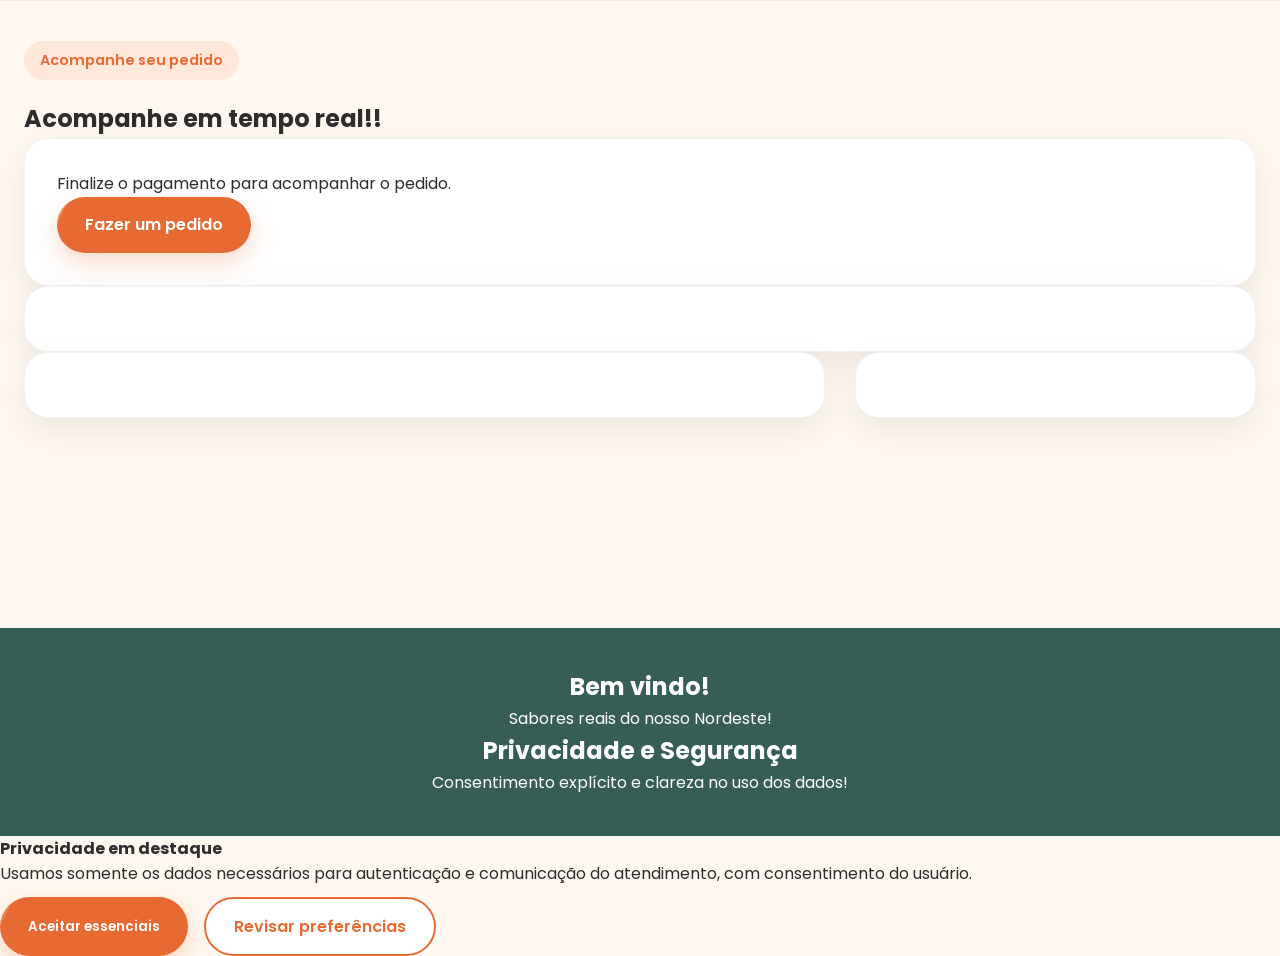
<file: pedido.html>
<!DOCTYPE html>
<html lang="pt-BR">
<head>
  <meta charset="UTF-8" />
  <meta name="viewport" content="width=device-width, initial-scale=1.0" />
  <meta name="description" content="Acompanhe o status do pedido com timeline visual e resumo final da compra." />
  <meta name="theme-color" content="#365e57" />
  <title>Raízes do Nordeste | Pedido</title>
  <link rel="stylesheet" href="css/style.css" />
</head>
<body data-page="pedido">
  <header data-app-header></header>

  <main id="main-content" class="page">
    <section class="section-header">
      <p class="eyebrow">Acompanhe seu pedido</p>
      <h1>Acompanhe em tempo real!!</h1>
    </section>

    <div id="order-empty" class="panel is-hidden">
      <p>Finalize o pagamento para acompanhar o pedido.</p>
      <a class="button button-primary" href="cardapio.html">Fazer um pedido</a>
    </div>

    <div id="order-content">
      <section id="order-hero" class="panel"></section>
      <section class="grid grid-two">
        <article id="order-timeline" class="panel"></article>
        <aside id="order-details" class="panel"></aside>
      </section>
    </div>
  </main>

  <footer data-app-footer></footer>

  <script src="js/mock.js"></script>
  <script src="js/app.js"></script>
  <script src="js/pedido.js"></script>
</body>
</html>
</file>
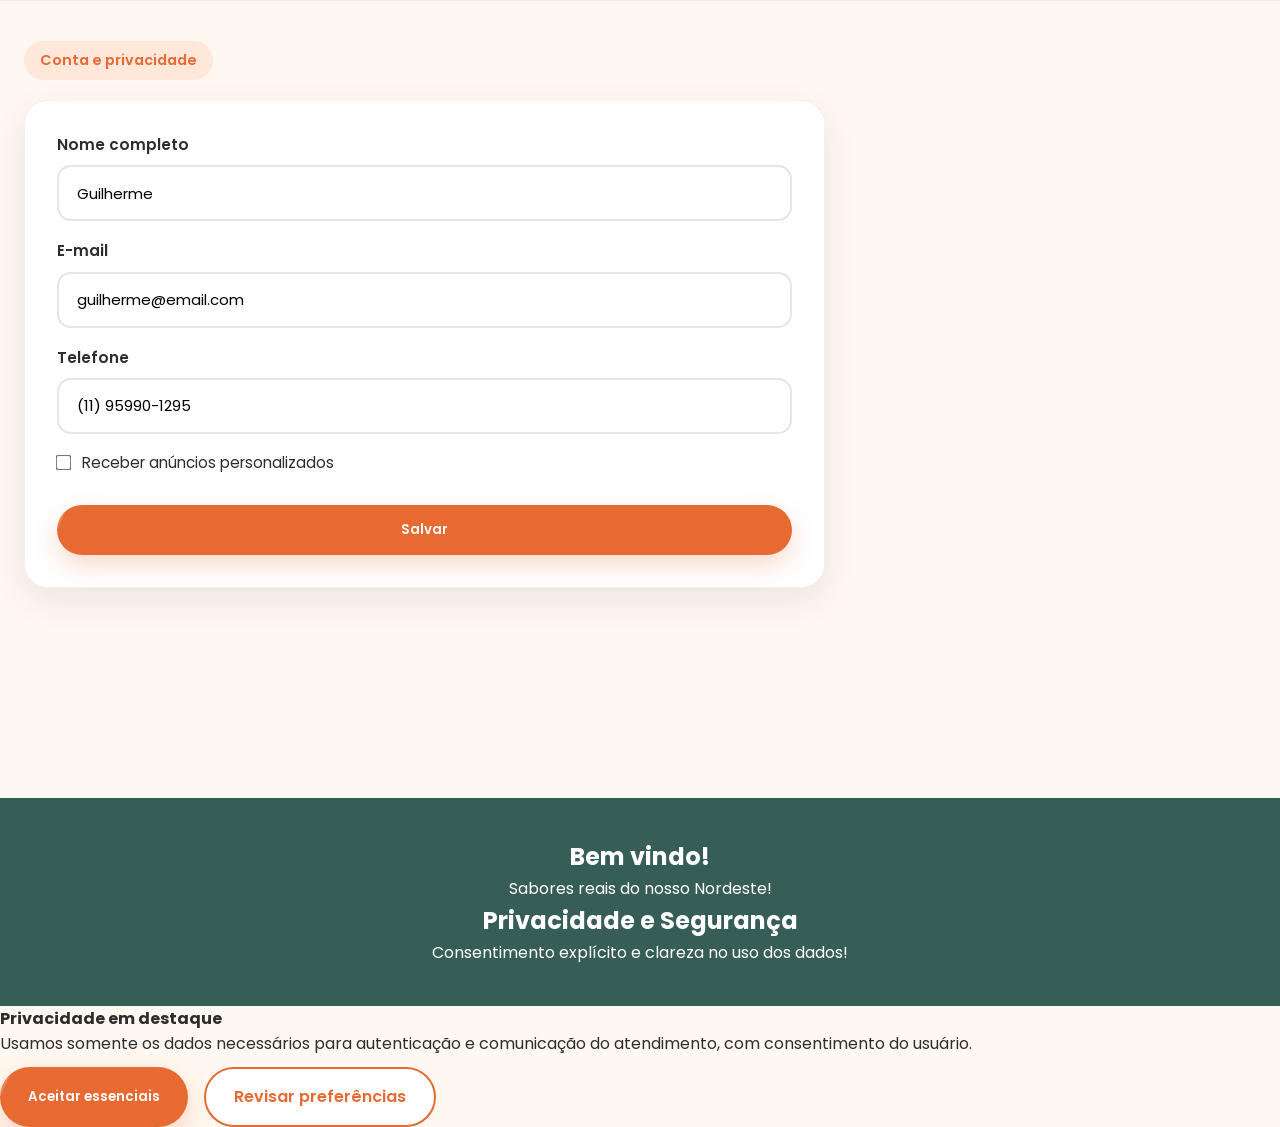
<file: perfil.html>
<!DOCTYPE html>
<html lang="pt-BR">
<head>
  <meta charset="UTF-8" />
  <meta name="viewport" content="width=device-width, initial-scale=1.0" />
  <meta name="description" content="Perfil do cliente com atualização cadastral, consentimentos, exportação e exclusão de dados locais." />
  <meta name="theme-color" content="#365e57" />
  <title>Raízes do Nordeste | Perfil</title>
  <link rel="stylesheet" href="css/style.css" />
</head>
<body data-page="perfil">
  <header data-app-header></header>

  <main id="main-content" class="page">
    <section class="section-header">
      <p class="eyebrow">Conta e privacidade</p>
    </section>

    <section class="grid grid-two">
      <form id="profile-form" class="panel form-grid form-large">
        <label class="field">
          <span>Nome completo</span>
          <input type="text" name="name" autocomplete="name" required />
        </label>
        <label class="field">
          <span>E-mail</span>
          <input type="email" name="email" autocomplete="email" inputmode="email" required />
        </label>
        <label class="field">
          <span>Telefone</span>
          <input type="tel" name="phone" autocomplete="tel" inputmode="tel" required />
        </label>
        <label class="checkbox-field">
          <input type="checkbox" name="marketing" />
          <span>Receber anúncios personalizados</span>
        </label>
        <div class="form-actions">
          <button class="button button-primary" type="submit">Salvar</button>
        </div>
      </form>
    </section>
    
  </main>

  <footer data-app-footer></footer>

  <script src="js/mock.js"></script>
  <script src="js/app.js"></script>
</body>
</html>
</file>
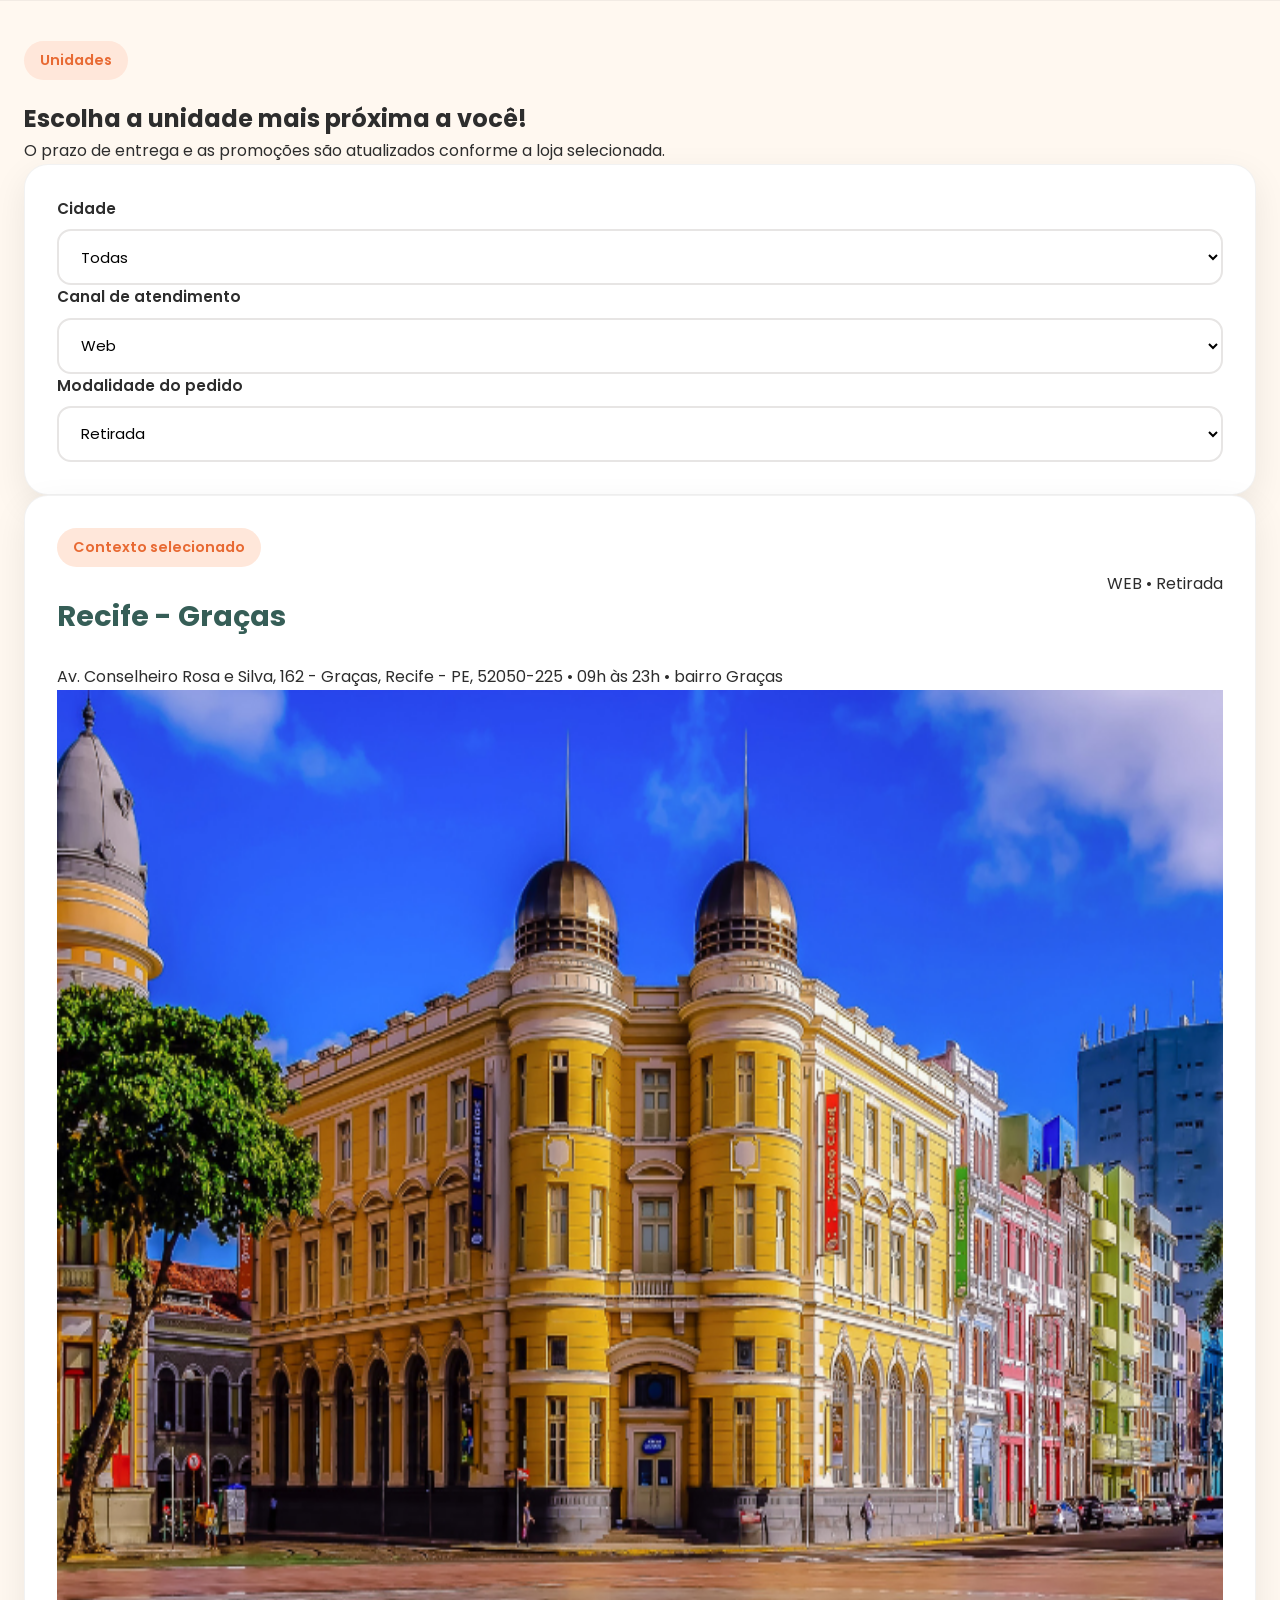
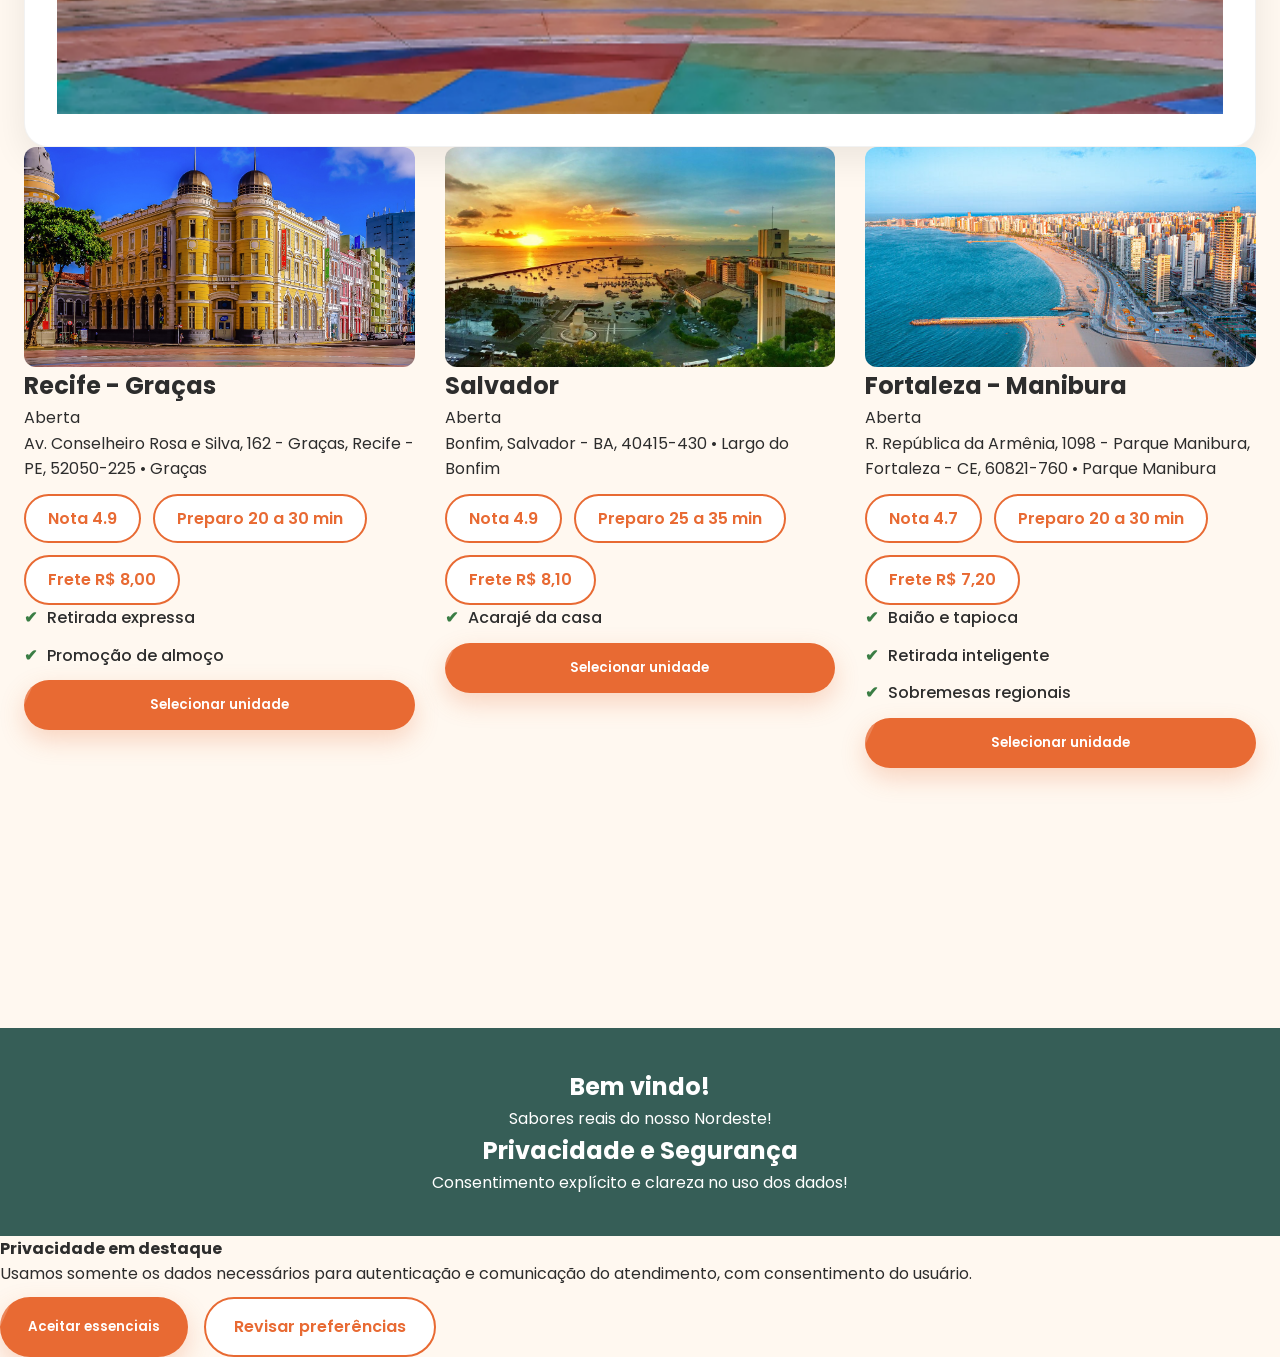
<file: unidades.html>
<!DOCTYPE html>
<html lang="pt-BR">
<head>
  <meta charset="UTF-8" />
  <meta name="viewport" content="width=device-width, initial-scale=1.0" />
  <meta name="description" content="Selecione a unidade, o canal de atendimento e a modalidade do pedido antes de montar a compra." />
  <meta name="theme-color" content="#365e57" />
  <title>Raízes do Nordeste | Unidades</title>
  <link rel="stylesheet" href="css/style.css" />
</head>
<body data-page="unidades">
  <header data-app-header></header>

  <main id="main-content" class="page">
    <section class="section-header">
      <p class="eyebrow">Unidades</p>
      <h1>Escolha a unidade mais próxima a você!</h1>
      <p>
        O prazo de entrega e as promoções são atualizados conforme a loja selecionada.
      </p>
    </section>

    <section class="panel">
      <div class="filters">
        <label class="field">
          <span>Cidade</span>

          <select id="unit-city-filter">
            <option value="all">Todas</option>

          </select>

        </label>
        <label class="field">
          <span>Canal de atendimento</span>
          <select id="channel-select">
            <option value="web">Web</option>
            <option value="app">App</option>
            <option value="totem">Totem</option>
          </select>
        </label>
        <label class="field">
          <span>Modalidade do pedido</span>
          <select id="service-mode-select">
            <option value="retirada">Retirada</option>
            <option value="delivery">Delivery</option>
          </select>
        </label>
      </div>
    </section>
<section id="selected-unit-summary" class="panel"></section>

<section id="units-grid" class="grid grid-three"></section>
    <section id="units-grid" class="grid grid-three"></section>
  </main>

  <footer data-app-footer></footer>

  <script src="js/mock.js"></script>
  <script src="js/app.js"></script>
  <script src="js/unidades.js"></script>
</body>
</html>
</file>
<file: css/style.css>
@import url('https://fonts.googleapis.com/css2?family=Poppins:wght@300;400;500;600;700;800&display=swap');

:root{

--cor-primaria:#E86A33;
--cor-secundaria:#365E57;
--cor-fundo:#FFF8F0;
--cor-card:#FFFFFF;
--cor-texto:#2D2D2D;
--cor-texto-claro:#6B7280;
--cor-borda:#E7E5E4;

--sucesso:#3A7D44;
--erro:#C0392B;

--radius:18px;

--shadow:
0 12px 35px rgba(0,0,0,.08);

--transition:.30s;

--max-width:1280px;

}

/* reset */

*{

margin:0;
padding:0;
box-sizing:border-box;

}

html{

scroll-behavior:smooth;

}

body{

font-family:"Poppins",sans-serif;

background:var(--cor-fundo);

color:var(--cor-texto);

line-height:1.6;

}

/* links */

a{

text-decoration:none;

color:inherit;

}

/* imgs */

img{

display:block;

max-width:100%;

}

/* buttons */

button{

font-family:inherit;

cursor:pointer;

border:none;

transition:var(--transition);

}

button:hover{

transform:translateY(-2px);

}

/* container */

.page{

width:min(100%,var(--max-width));

margin:auto;

padding:40px 24px 80px;

}

/* hero */

.hero{

margin-top:30px;

margin-bottom:60px;

}

.hero-layout{

display:grid;

grid-template-columns:1.1fr .9fr;

align-items:center;

gap:60px;
itemmenu {

}}

.hero-content{

display:flex;

flex-direction:column;

gap:28px;

}

.hero-content h1{

font-size:3.2rem;

font-weight:700;

line-height:1.1;

color:var(--cor-secundaria);

max-width:600px;

}

.eyebrow{

display:inline-flex;

align-items:center;

background:#FFE7DA;

color:var(--cor-primaria);

padding:8px 16px;

border-radius:999px;

font-size:.9rem;

font-weight:600;

margin-bottom:20px;

}

.feature-list{

display:flex;

flex-direction:column;

gap:12px;

list-style:none;

}

.feature-list li{

display:flex;

align-items:center;

gap:10px;

font-size:1rem;

font-weight:500;

}

.feature-list li::before{

content:"✔";

color:var(--sucesso);

font-weight:bold;

}

/* buttons */

.button-row{

display:flex;

gap:16px;

flex-wrap:wrap;

margin-top:10px;

}

.button{

display:inline-flex;

justify-content:center;

align-items:center;

padding:15px 28px;

border-radius:999px;

font-weight:600;

transition:var(--transition);

}

.button-primary{

background:var(--cor-primaria);

color:#FFF;

box-shadow:0 10px 25px rgba(232,106,51,.25);

}

.button-primary:hover{

background:#d45f2d;

transform:translateY(-3px);

}

.button-secondary{

background:#FFF;

border:2px solid var(--cor-primaria);

color:var(--cor-primaria);

}

.button-secondary:hover{

background:var(--cor-primaria);

color:#FFF;

}

/* card */

.panel{

background:var(--cor-card);

border-radius:24px;

padding:32px;

box-shadow:var(--shadow);

transition:.3s;

}

.panel:hover{

transform:translateY(-5px);

}

.grid{

display:grid;

gap:30px;

margin-bottom:50px;

}

.grid-two{

grid-template-columns:2fr 1fr;

}

.grid-three{

grid-template-columns:repeat(3,1fr);

}

/* tittle */

.section-heading{

display:flex;

justify-content:space-between;

align-items:center;

margin-bottom:25px;

}

.section-heading h2{

font-size:1.8rem;

color:var(--cor-secundaria);

margin-top:6px;

}

/* formularios */

.form-grid{

display:flex;

flex-direction:column;

gap:18px;

}

.field{

display:flex;

flex-direction:column;

gap:8px;

}

.field span{

font-size:.95rem;

font-weight:600;

color:var(--cor-texto);

}

.field input,
.field select{

width:100%;

height:56px;

padding:0 18px;

font-size:15px;

font-family:inherit;

border:2px solid var(--cor-borda);

border-radius:14px;

background:#FFF;

transition:.25s;

outline:none;

}

.field input:focus,
.field select:focus{

border-color:var(--cor-primaria);

box-shadow:0 0 0 4px rgba(232,106,51,.12);

}

/* checkbox */

.checkbox-field{

display:flex;

align-items:flex-start;

gap:12px;

font-size:.95rem;

line-height:1.5;

}

.checkbox-field input{

margin-top:4px;

accent-color:var(--cor-primaria);

transform:scale(1.2);

}

/* lgpd */

.notice{

padding:20px;

border-radius:18px;

background:#FFF6ED;

border-left:5px solid var(--cor-primaria);

}

.notice strong{

display:block;

margin-bottom:8px;

color:var(--cor-secundaria);

}

.notice p{

color:var(--cor-texto-claro);

font-size:.95rem;

}

/* acoes do formulario */

.form-actions{

display:flex;

flex-wrap:wrap;

gap:16px;

margin-top:12px;

}

.form-actions .button{

flex:1;

min-width:220px;

}

/* login */

.stack-grid{

display:flex;

flex-direction:column;

gap:30px;

}

#login-form{

margin-top:15px;

}

/* chips */

.chip-row{

display:flex;

gap:12px;

flex-wrap:wrap;

margin-top:12px;

}

.chip{

padding:10px 22px;

border-radius:999px;

border:2px solid var(--cor-primaria);

background:#FFF;

font-weight:600;

color:var(--cor-primaria);

transition:.3s;

}

.chip:hover{

background:var(--cor-primaria);

color:#FFF;

}

/* img hero */

.hero-brand-visual{

background:#FFF;

padding:18px;

border-radius:28px;

box-shadow:var(--shadow);

}

.hero-brand-visual img{

border-radius:20px;

width:100%;

height:auto;

display:block;

}

/* atalhos */

.shortcut-card{

display:flex;

flex-direction:column;

justify-content:space-between;

min-height:220px;

}

.shortcut-card h2{

font-size:1.6rem;

color:var(--cor-secundaria);

margin-bottom:12px;

}

.shortcut-card p{

color:var(--cor-texto-claro);

margin-bottom:20px;

line-height:1.7;

}

.text-link{

display:inline-flex;

align-items:center;

gap:8px;

font-weight:600;

color:var(--cor-primaria);

transition:.3s;

}

.text-link::after{

content:"→";

transition:.3s;

}

.text-link:hover{

gap:14px;

}

/* buttons */

.button{

position:relative;

overflow:hidden;

}

.button::before{

content:"";

position:absolute;

top:0;

left:-120%;

width:120%;

height:100%;

background:rgba(255,255,255,.18);

transform:skewX(-25deg);

transition:.5s;

}

.button:hover::before{

left:130%;

}

/* painel */

.panel{

border:1px solid rgba(0,0,0,.05);

}

.panel:hover{

box-shadow:

0 20px 45px rgba(0,0,0,.12);

}

/* header */

header{

position:sticky;

top:0;

z-index:999;

backdrop-filter:blur(12px);

background:rgba(255,248,240,.92);

border-bottom:1px solid rgba(0,0,0,.05);

}

/* footer */

footer{

margin-top:80px;

padding:40px 20px;

text-align:center;

background:var(--cor-secundaria);

color:#FFF;

}

footer a{

color:#FFF;

font-weight:600;

}

footer a:hover{

opacity:.8;

}

/* scroll */

::-webkit-scrollbar{

width:10px;

}

::-webkit-scrollbar-track{

background:#EFE7DF;

}

::-webkit-scrollbar-thumb{

background:var(--cor-primaria);

border-radius:999px;

}

::-webkit-scrollbar-thumb:hover{

background:#CF5926;

}

/* animacao */

.hero{

animation:fadeHero .8s ease;

}

.panel{

animation:fadeCard .8s ease;

}

@keyframes fadeHero{

from{

opacity:0;

transform:translateY(35px);

}

to{

opacity:1;

transform:none;

}

}

@keyframes fadeCard{

from{

opacity:0;

transform:translateY(25px);

}

to{

opacity:1;

transform:none;

}

}

/* hover */

input:hover,
select:hover{

border-color:var(--cor-primaria);

}

.text-link:hover{

color:#CF5926;

}

.hero-brand-visual{

transition:.4s;

}

.hero-brand-visual:hover{

transform:scale(1.02);

}

/* selection */

::selection{

background:var(--cor-primaria);

color:#FFF;

}

/* responsive */

@media (max-width:1200px){

.page{

padding:32px 20px 60px;

}

.hero-layout{

grid-template-columns:1fr;

gap:40px;

}

.hero-content{

text-align:center;

align-items:center;

}

.hero-content h1{

font-size:2.7rem;

max-width:100%;

}

.feature-list{

align-items:center;

}

.grid-two{

grid-template-columns:1fr;

}

.grid-three{

grid-template-columns:repeat(2,1fr);

}

}

/* tablet */

@media (max-width:768px){

.page{

padding:24px 18px 50px;

}

.hero{

margin-top:20px;

margin-bottom:40px;

}

.hero-content h1{

font-size:2.2rem;

}

.panel{

padding:24px;

border-radius:20px;

}

.button-row{

flex-direction:column;

}

.button{

width:100%;

}

.form-actions{

flex-direction:column;

}

.form-actions .button{

width:100%;

}

.grid-three{

grid-template-columns:1fr;

}

.shortcut-card{

min-height:auto;

}

.section-heading{

flex-direction:column;

align-items:flex-start;

gap:10px;

}

}

/* cel */

@media (max-width:768px){

.page{

padding:18px 14px 40px;

}

.hero-content h1{

font-size:1.8rem;

line-height:1.3;

}

.eyebrow{

font-size:.8rem;

padding:7px 14px;

}

.feature-list{

font-size:.95rem;

}

.panel{

padding:18px;

}

.field input,
.field select{

height:52px;

font-size:14px;

}

.button{

padding:14px 18px;

font-size:.95rem;

}

.chip{

width:100%;

justify-content:center;

}

.notice{

padding:16px;

}

}

/* telas maiores */

@media (min-width:1500px){

.page{

max-width:1400px;

}

.hero-content h1{

font-size:3.6rem;

}

}

/* utilitários */

.hidden{

display:none !important;

}

.center{

display:flex;

justify-content:center;

align-items:center;

}

.text-center{

text-align:center;

}

.mt-1{

margin-top:10px;

}

.mt-2{

margin-top:20px;

}

.mt-3{

margin-top:30px;

}

.mb-1{

margin-bottom:10px;

}

.mb-2{

margin-bottom:20px;

}

.mb-3{

margin-bottom:30px;

}

/* final */

body{

overflow-x:hidden;

}

input,
button,
select,
textarea{

font-family:inherit;

}

button:active{

transform:scale(.97);

}

.panel,
.button,
input,
select,
.hero-brand-visual,
.shortcut-card{

transition:all .3s ease;

}

.unit-media {
    width: 100%;
    height: 220px;
    overflow: hidden;
    border-radius: 12px;
}

.unit-media img {
    width: 100%;
    height: 100%;
    object-fit: cover;
    display: block;
}

.cardapio-banner {
    display: flex;
    align-items: center;
    justify-content: space-between;
    gap: 30px;

    background: #fff;
    border-radius: 20px;
    padding: 35px;
    margin-bottom: 30px;

    box-shadow: 0 8px 20px rgba(0,0,0,.08);
}

.banner-texto {
    flex: 1;
}

.banner-texto h1 {
    margin: 10px 0;
}

.banner-texto p {
    color: #666;
    line-height: 1.6;
}

.cardapio-banner img {
    width: 380px;
    max-width: 100%;
    border-radius: 18px;
    object-fit: cover;
}

/*  Responsividade Cardapio */

@media (max-width: 768px) {

    .cardapio-banner {
        flex-direction: column-reverse;
        text-align: center;
        padding: 20px;
        gap: 20px;
    }

    .cardapio-banner img {
        width: 100%;
        max-width: 320px;
        height: auto;
    }

    .banner-texto h1 {
        font-size: 1.8rem;
    }

    .banner-texto p {
        font-size: .95rem;
    }

}

.menu-card{
    overflow:hidden;
}

.menu-item-photo{
    width:100%;
    height:220px;
    overflow:hidden;
}

.menu-item-photo img{
    width:100%;
    height:100%;
    object-fit:cover;
    display:block;
    transition:.3s;
}

.menu-card:hover .menu-item-photo img{
    transform:scale(1.05);
}
</file>
